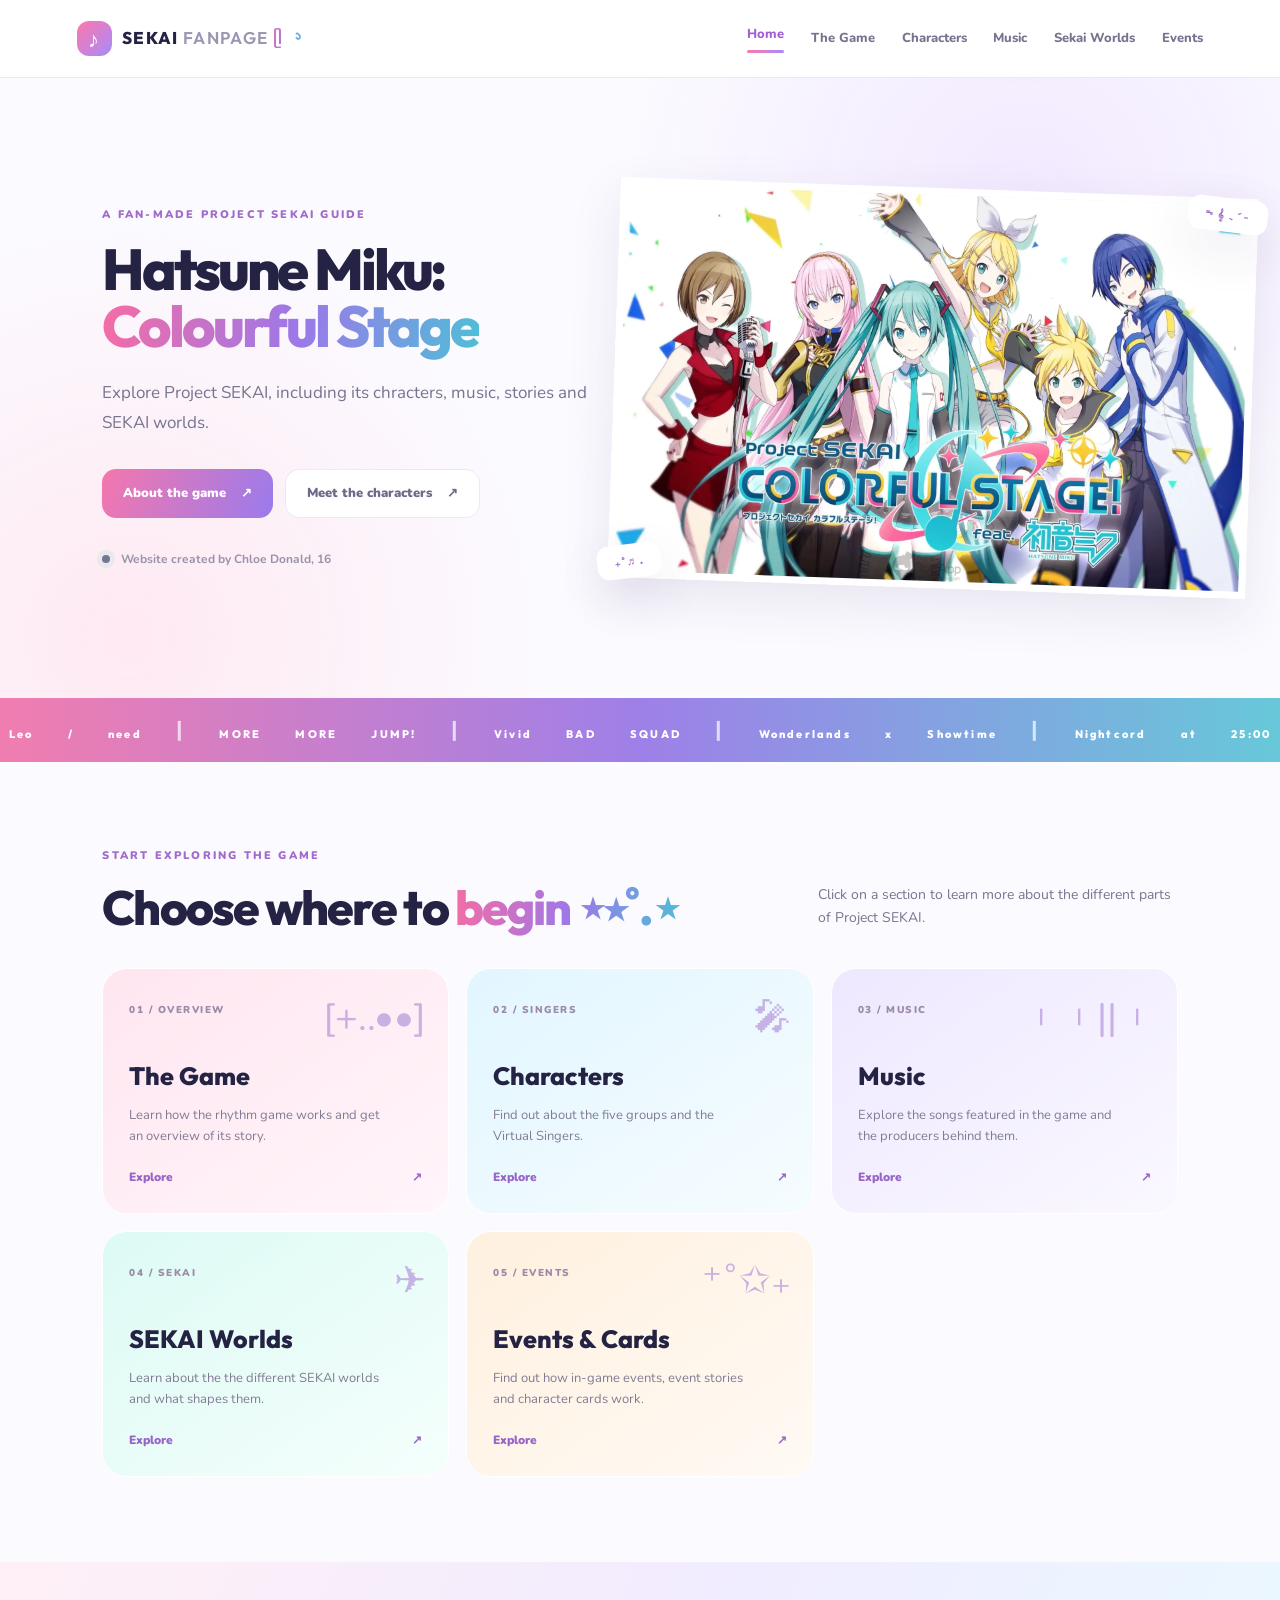
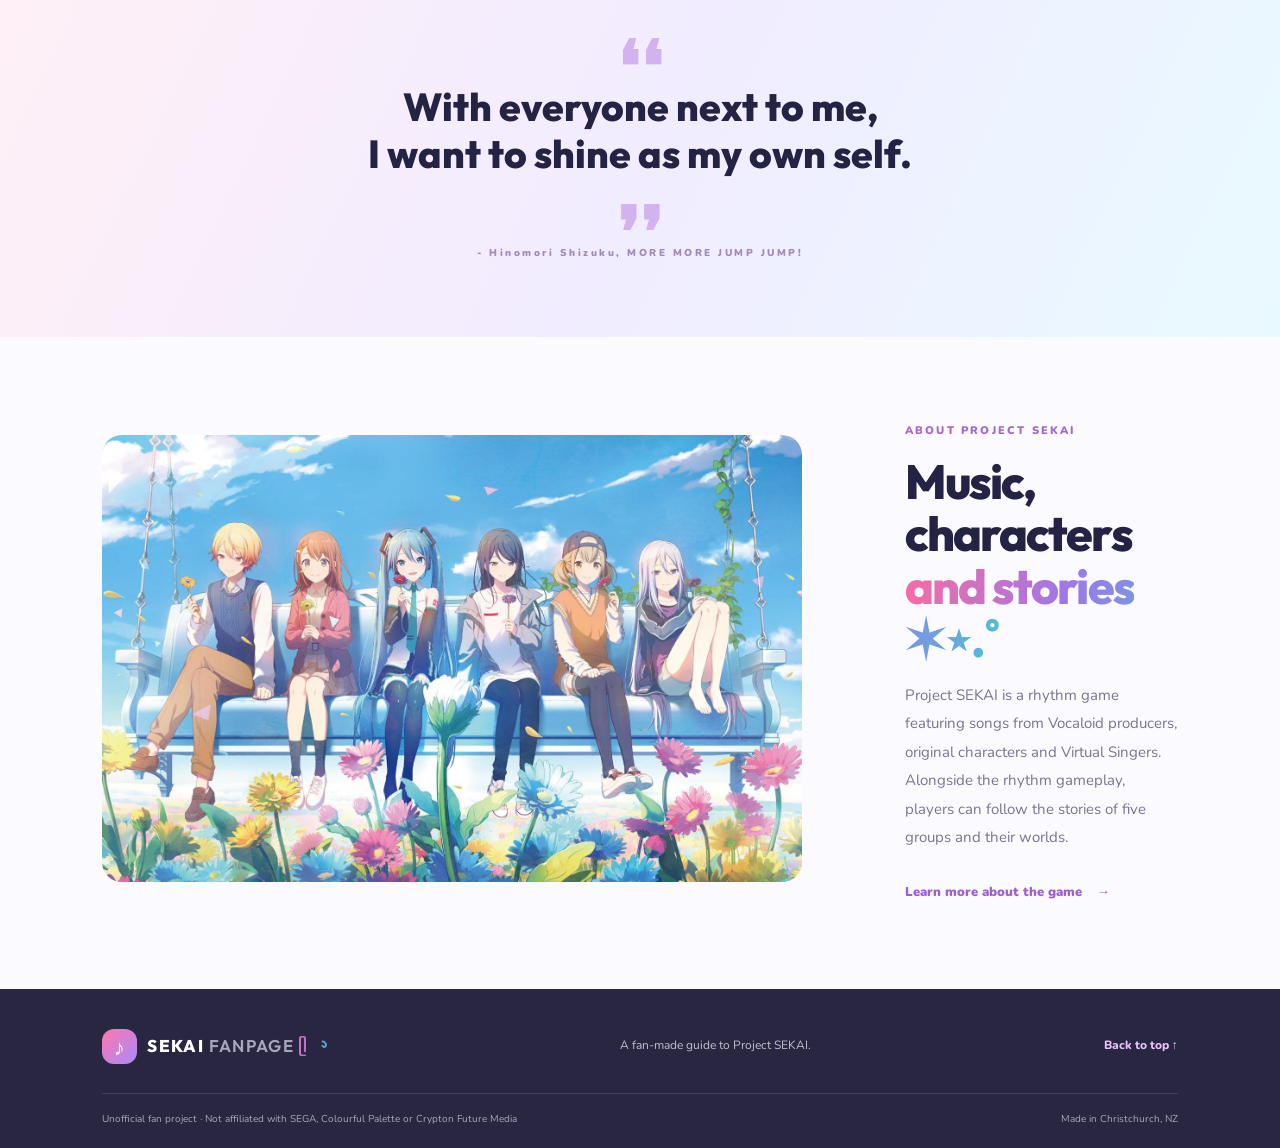
<file: index.html>
<!DOCTYPE html>
<html lang="en">
<head>
    <meta charset="UTF-8">
    <meta name="viewport" content="width=device-width, initial-scale=1.0">
    <meta name="description" content="A fan-made guide to Hatsune Miku: Colourful Stage">
    <title>Home | SEKAI Fanpage ᥫ᭡</title>
    <link rel="preconnect" href="https://fonts.googleapis.com">
    <link rel="preconnect" href="https://fonts.gstatic.com" crossorigin>
    <link rel="stylesheet" href="https://fonts.googleapis.com/css2?family=Nunito:wght@400;600;700;800;900&family=Outfit:wght@500;600;700;800&display=swap">
    <link rel="stylesheet" href="style.css">
    <script src="script.js" defer></script>
</head>
<body>
    <a class="skip-link" href="#main">Skip to content</a>
    <header class="site-header">
        <a class="brand" href="index.html">
            <span class="brand-mark">♪</span>
            <span>SEKAI<span class="brand-light"> FANPAGE</span><span class="gradient-text"> ᥫ᭡</span></span>
        </a>
        <button class="menu-toggle" aria-label="Open navigation" aria-expanded="false">☰</button>
        <nav class="main-nav" aria-label="Main navigation">
            <a class="active" href="index.html" aria-current="page">Home</a>
            <a href="game.html">The Game</a>
            <a href="characters.html">Characters</a>
            <a href="music.html">Music</a>
            <a href="worlds.html">Sekai Worlds</a>
            <a href="events.html">Events</a>
        </nav>
    </header>

    <main id="main">
        <section class="hero home-hero">
            <div class="hero-copy">
                <p class="eyebrow">A FAN-MADE PROJECT SEKAI GUIDE</p>
                <h1>Hatsune Miku:<br><span class="gradient-text">Colourful Stage</span></h1>
                <p class="hero-lede">Explore Project SEKAI, including its chracters, music, stories and SEKAI worlds.</p>
                <div class="hero-actions">
                    <a class="button button-primary" href="game.html">About the game <span>↗</span></a>
                    <a class="button button-ghost" href="characters.html">Meet the characters <span>↗</span></a>
                </div>
                <div class="hero-note"><span class="pulse-dot"></span> Website created by Chloe Donald, 16</div>
            </div>
            <div class="hero-art">
                <div class="hero-photo"><img src="images/main-1.webp" alt="Project SEKAI artwork"></div>
                <div class="floating-tag tag-top">ᯓ𝄞 ˎˊ˗</div>
                <div class="floating-tag tag-bottom">₊˚♬ .</div>
                <div class="orbit orbit-one"></div><div class="orbit orbit-two"></div>
            </div>
        </section>

        <section class="ticker" aria-label="Pjsk groups">
            <div>Leo / need <b>|</b> MORE MORE JUMP! <b>|</b> Vivid BAD SQUAD <b>|</b> Wonderlands x Showtime <b>|</b> Nightcord at 25:00</div>
        </section>

        <section class="section-wrap">
            <div class="section-heading">
                <div>
                    <p class="eyebrow">START EXPLORING THE GAME</p>
                    <h2>Choose where to <span class="gradient-text">begin ⋆⭒˚.⋆</span></h2>
                </div>
                <p class="section-intro">Click on a section to learn more about the different parts of Project SEKAI.</p>
            </div>
            <div class="feature-grid">
                <a class="feature-card feature-pink" href="game.html">
                    <span class="feature-number">01 / OVERVIEW</span>
                    <span class="feature-symbol">[+..••]</span>
                    <h3>The Game</h3>
                    <p>Learn how the rhythm game works and get an overview of its story.</p>
                    <span class="card-link">Explore <b>↗</b></span>
                </a>
                <a class="feature-card feature-blue" href="characters.html">
                    <span class="feature-number">02 / SINGERS</span>
                    <span class="feature-symbol">🎤︎︎</span>
                    <h3>Characters</h3>
                    <p>Find out about the five groups and the Virtual Singers.</p>
                    <span class="card-link">Explore <b>↗</b></span>
                </a>
                <a class="feature-card feature-purple" href="music.html">
                    <span class="feature-number">03 / MUSIC</span>
                    <span class="feature-symbol">၊၊||၊</span>
                    <h3>Music</h3>
                    <p>Explore the songs featured in the game and the producers behind them.</p>
                    <span class="card-link">Explore <b>↗</b></span>
                </a>
                <a class="feature-card feature-teal" href="worlds.html">
                    <span class="feature-number">04 / SEKAI</span>
                    <span class="feature-symbol">✈︎</span>
                    <h3>SEKAI Worlds</h3>
                    <p>Learn about the the different SEKAI worlds and what shapes them.</p>
                    <span class="card-link">Explore <b>↗</b></span>
                </a>
                <a class="feature-card feature-orange" href="events.html">
                    <span class="feature-number">05 / EVENTS</span>
                    <span class="feature-symbol">⁺˚✩₊</span>
                    <h3>Events & Cards</h3>
                    <p>Find out how in-game events, event stories and character cards work.</p>
                    <span class="card-link">Explore <b>↗</b></span>
                </a>
            </div>
        </section>

        <section class="quote-band">
            <div class="quote-mark">❛❛</div>
            <blockquote>With everyone next to me, <br>I want to shine as my own self.</blockquote>
            <div class="quote-mark">❜❜</div>
            <p>- Hinomori Shizuku, MORE MORE JUMP JUMP!</p>
        </section>

        <section class="section-wrap split-callout">
            <div class="split-image">
                <img src="images/main-2.jpeg" alt="Project SEKAI character artwork">
            </div>
            <div>
                <p class="eyebrow">ABOUT PROJECT SEKAI</p>
                <h2>Music, characters<br><span class="gradient-text">and stories ✶⋆.˚</span></h2>
                <p class="body-copy">
                    Project SEKAI is a rhythm game featuring songs from Vocaloid producers, original characters and Virtual Singers. 
                    Alongside the rhythm gameplay, players can follow the stories of five groups and their worlds.
                </p>
                <a class="text-link" href="game.html">Learn more about the game <span>→</span></a>
            </div>
        </section>
    </main>

    <footer class="site-footer">
        <div class="footer-top">
            <a class="brand" href="index.html">
                <span class="brand-mark">♪</span>
                <span>SEKAI<span class="brand-light"> FANPAGE</span><span class="gradient-text"> ᥫ᭡</span></span>
            </a>
            <p>A fan-made guide to Project SEKAI.</p>
            <a class="back-top" href="#main">Back to top ↑</a>
        </div>
        <div class="footer-bottom">
            <span>Unofficial fan project · Not affiliated with SEGA, Colourful Palette or Crypton Future Media</span>
            <span>Made in Christchurch, NZ</span>
        </div>
    </footer>
</body>
</html>
</file>
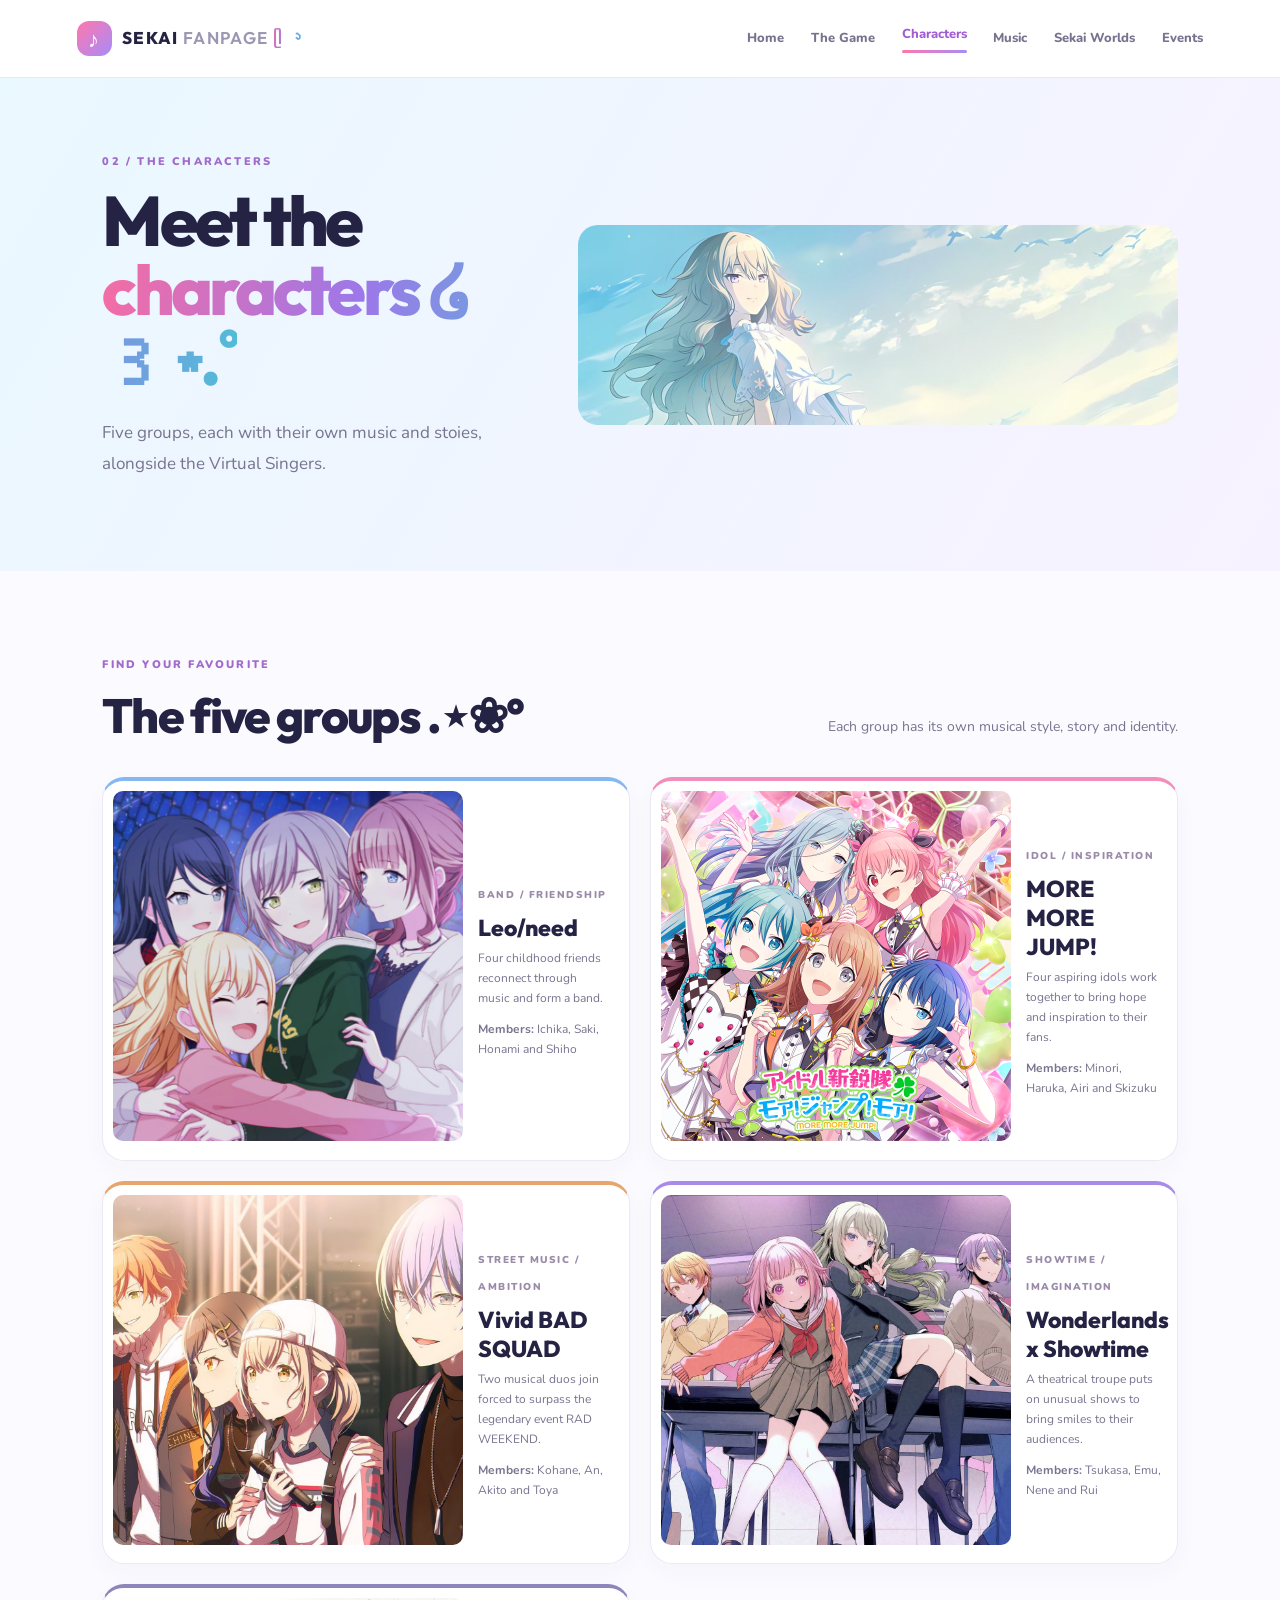
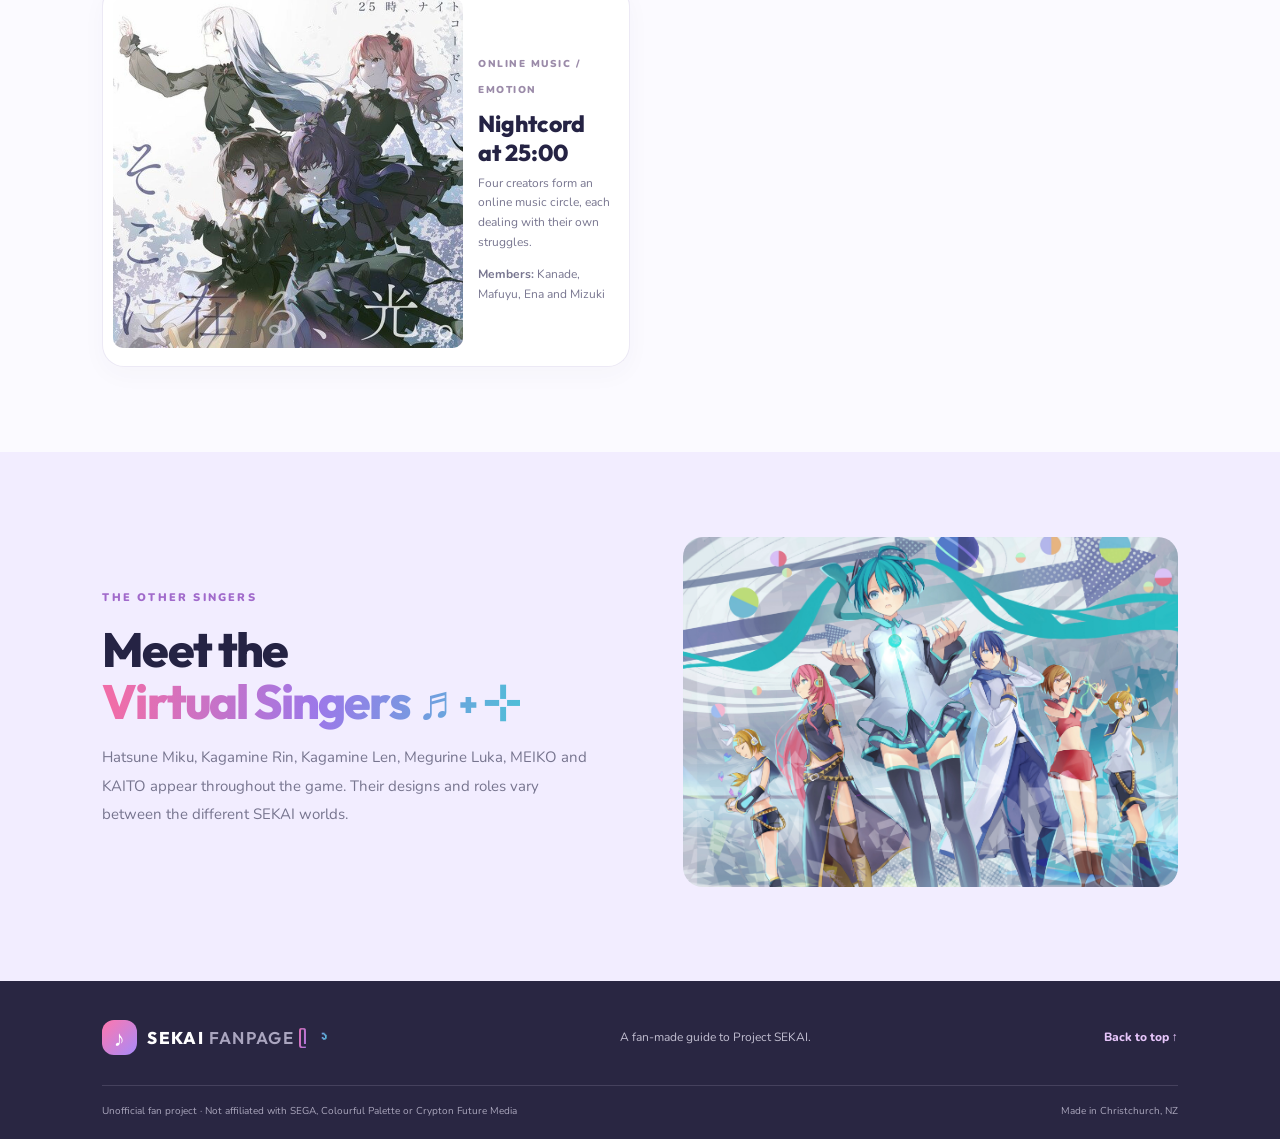
<file: characters.html>
<!DOCTYPE html>
<html lang="en">
<head>
    <meta charset="UTF-8">
    <meta name="viewport" content="width=device-width, initial-scale=1.0">
    <title>Characters | SEKAI Fanpage ᥫ᭡</title>
    <link rel="proconnect" href="https://fonts.googleapis.com">
    <link rel="stylesheet" href="https://fonts.googleapis.com/css2?family=Nunito:wght@400;600;700;800;900&family=Outfit:wght@500;600;700;800&display=swap">
    <link rel="stylesheet" href="style.css">
    <script src="script.js" defer></script>
</head>
<body>
    <a class="skip-link" href="#main">Skip to content</a>
    <header class="site-header">
        <a class="brand" href="index.html">
            <span class="brand-mark">♪</span>
            <span>SEKAI<span class="brand-light"> FANPAGE</span><span class="gradient-text"> ᥫ᭡</span></span>
        </a>
        <button class="menu-toggle" aria-label="Open navigation" aria-expanded="false">☰</button>
        <nav class="main-nav" aria-label="Main navigation">
            <a href="index.html">Home</a>
            <a href="game.html">The Game</a>
            <a class="active" href="characters.html" aria-current="page">Characters</a>
            <a href="music.html">Music</a>
            <a href="worlds.html">Sekai Worlds</a>
            <a href="events.html">Events</a>
        </nav>
    </header>
    <main id="main">
        <section class="page-hero page-hero-blue">
            <div>
                <p class="eyebrow">02 / THE CHARACTERS</p>
                <h1>Meet the<br><span class="gradient-text">characters ໒꒱⋆.˚</span></h1>
                <p class="hero-lede">Five groups, each with their own music and stoies,<br>alongside the Virtual Singers.</p>
            </div>
            <div class="page-hero-art">
                <img src="images/blue-banner.jpg" alt="Hatsune Miku blue banner">
            </div>
        </section>

        <section class="section-wrap">
            <div class="section-heading">
                <div>
                    <p class="eyebrow">FIND YOUR FAVOURITE</p>
                    <h2>The five groups .⋆❀°</h2>
                </div>
                <p class="section-intro">Each group has its own musical style, story and identity.</p>
            </div>

            <div class="unit-grid">
                <article class="unit-card unit-ln">
                    <div class="unit-photo">
                        <img src="images/leo-need.png" alt="Leo/need group">
                    </div>
                    <div class="unit-info">
                        <span class="unit-label">BAND / FRIENDSHIP</span>
                        <h3>Leo/need</h3>
                        <p>Four childhood friends reconnect through music and form a band.</p>
                        <p class="members">
                            <b>Members:</b> 
                            Ichika, Saki, Honami and Shiho
                        </p>
                    </div>
                </article>
                <article class="unit-card unit-mmj">
                    <div class="unit-photo">
                        <img src="images/more-more-jump.jpg" alt="More more jump group">
                    </div>
                    <div class="unit-info">
                        <span class="unit-label">IDOL / INSPIRATION</span>
                        <h3>MORE MORE JUMP!</h3>
                        <p>Four aspiring idols work together to bring hope and inspiration to their fans.</p>
                        <p class="members">
                            <b>Members:</b> 
                            Minori, Haruka, Airi and Skizuku
                        </p>
                    </div>
                </article>
                <article class="unit-card unit-vbs">
                    <div class="unit-photo">
                        <img src="images/vivid-bad-squad.jpg" alt="Vivid bad squad group">
                    </div>
                    <div class="unit-info">
                        <span class="unit-label">STREET MUSIC / AMBITION</span>
                        <h3>Vivid BAD SQUAD</h3>
                        <p>Two musical duos join forced to surpass the legendary event RAD WEEKEND.</p>
                        <p class="members">
                            <b>Members:</b> 
                            Kohane, An, Akito and Toya
                        </p>
                    </div>
                </article>
                <article class="unit-card unit-wxs">
                    <div class="unit-photo">
                        <img src="images/wonderlands-x-showtime.jpg" alt="Wonderlands x showtime group">
                    </div>
                    <div class="unit-info">
                        <span class="unit-label">SHOWTIME / IMAGINATION</span>
                        <h3>Wonderlands x Showtime</h3>
                        <p>A theatrical troupe puts on unusual shows to bring smiles to their audiences.</p>
                        <p class="members">
                            <b>Members:</b> 
                            Tsukasa, Emu, Nene and Rui
                        </p>
                    </div>
                </article>
                <article class="unit-card unit-n25">
                    <div class="unit-photo">
                        <img src="images/nightcord-at-25.jpg" alt="Nightcord at 25:00 group">
                    </div>
                    <div class="unit-info">
                        <span class="unit-label">ONLINE MUSIC / EMOTION</span>
                        <h3>Nightcord at 25:00</h3>
                        <p>Four creators form an online music circle, each dealing with their own struggles.</p>
                        <p class="members">
                            <b>Members:</b> 
                            Kanade, Mafuyu, Ena and Mizuki
                        </p>
                    </div>
                </article>
            </div>
        </section>

        <section class="section-wrap singer-band">
            <div>
                <p class="eyebrow">THE OTHER SINGERS</p>
                <h2>Meet the<br><span class="gradient-text">Virtual Singers ♬ ˖ ⊹</span></h2>
                <p class="body-copy">
                    Hatsune Miku, Kagamine Rin, Kagamine Len, Megurine Luka, MEIKO and KAITO appear throughout the game. 
                    Their designs and roles vary between the different SEKAI worlds.
                </p>
            </div>
            <div class="singer-photo">
                <img src="images/virtual-singers.jpg" alt="Virtual Singer group image">
            </div>
        </section>
    </main>

    <footer class="site-footer">
        <div class="footer-top">
            <a class="brand" href="index.html">
                <span class="brand-mark">♪</span>
                <span>SEKAI<span class="brand-light"> FANPAGE</span><span class="gradient-text"> ᥫ᭡</span></span>
            </a>
            <p>A fan-made guide to Project SEKAI.</p>
            <a class="back-top" href="#main">Back to top ↑</a>
        </div>
        <div class="footer-bottom">
            <span>Unofficial fan project · Not affiliated with SEGA, Colourful Palette or Crypton Future Media</span>
            <span>Made in Christchurch, NZ</span>
        </div>
    </footer>
</body>
</html>
</file>
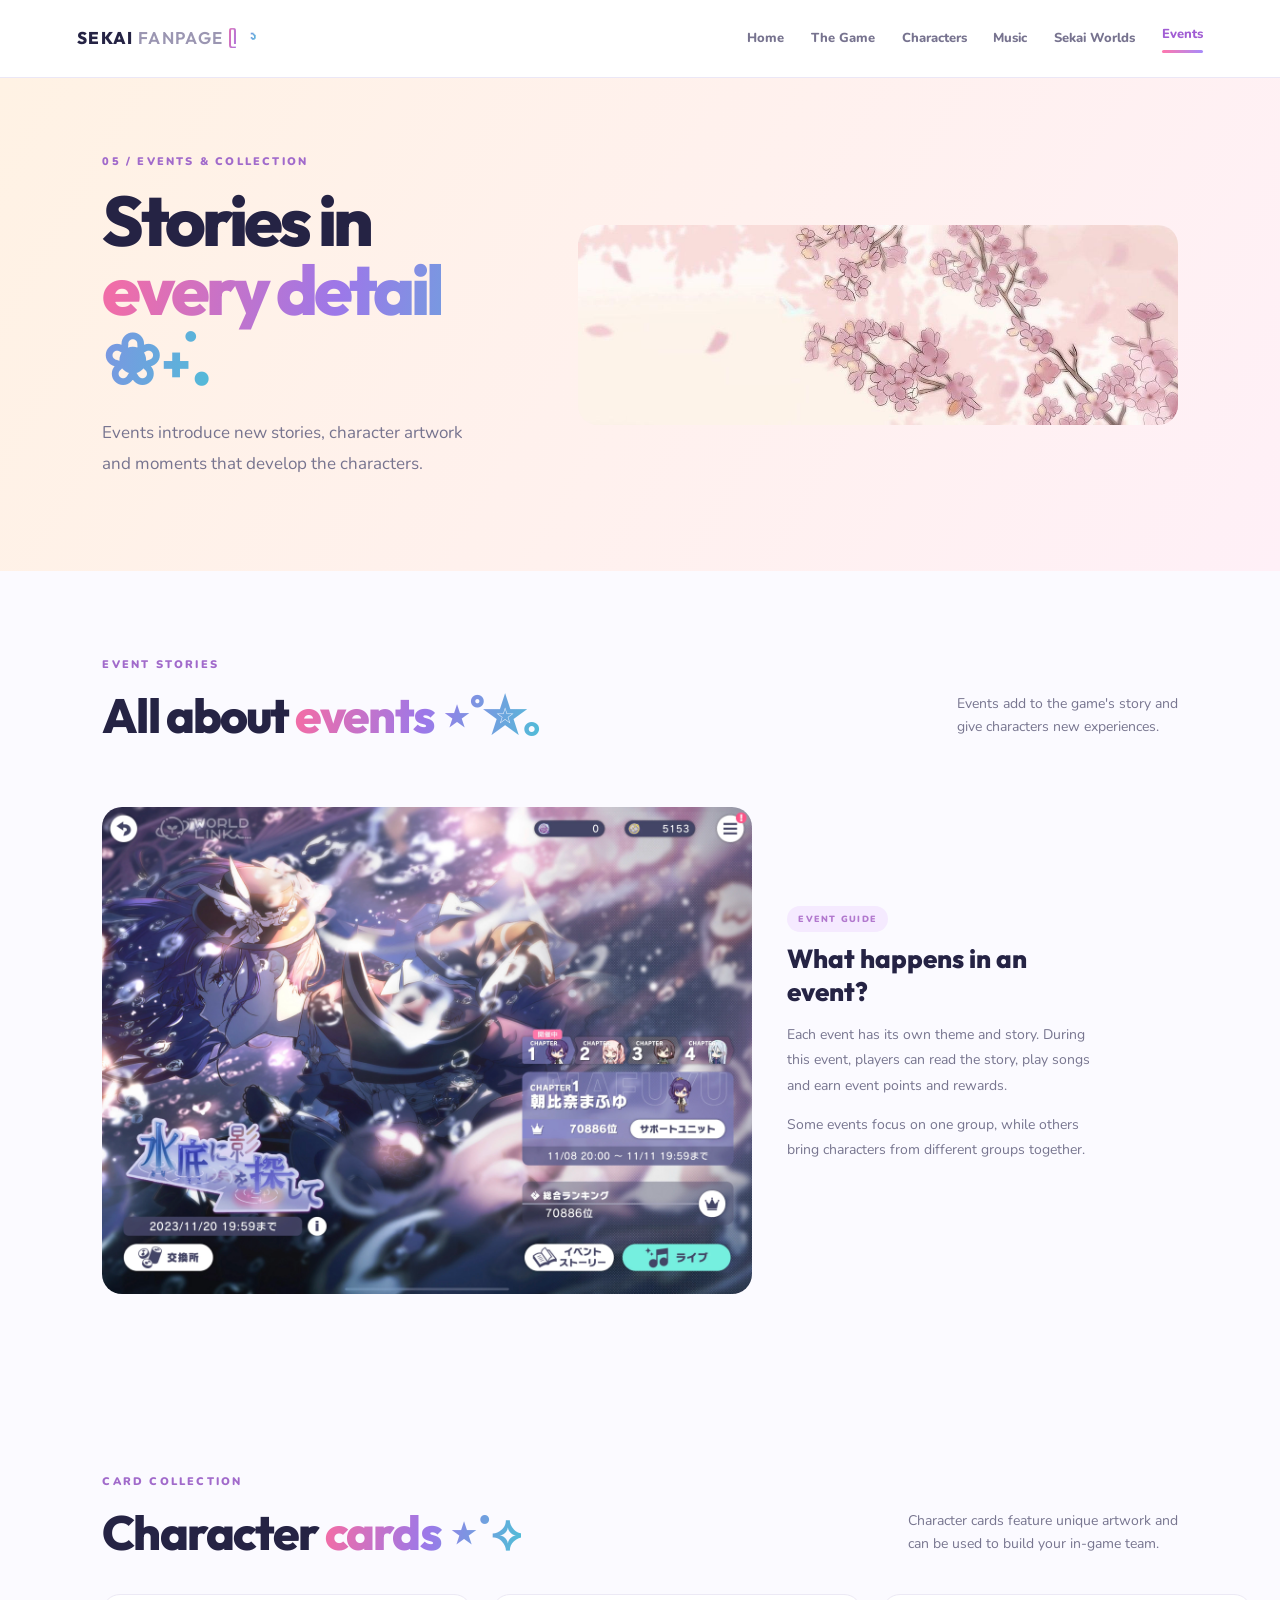
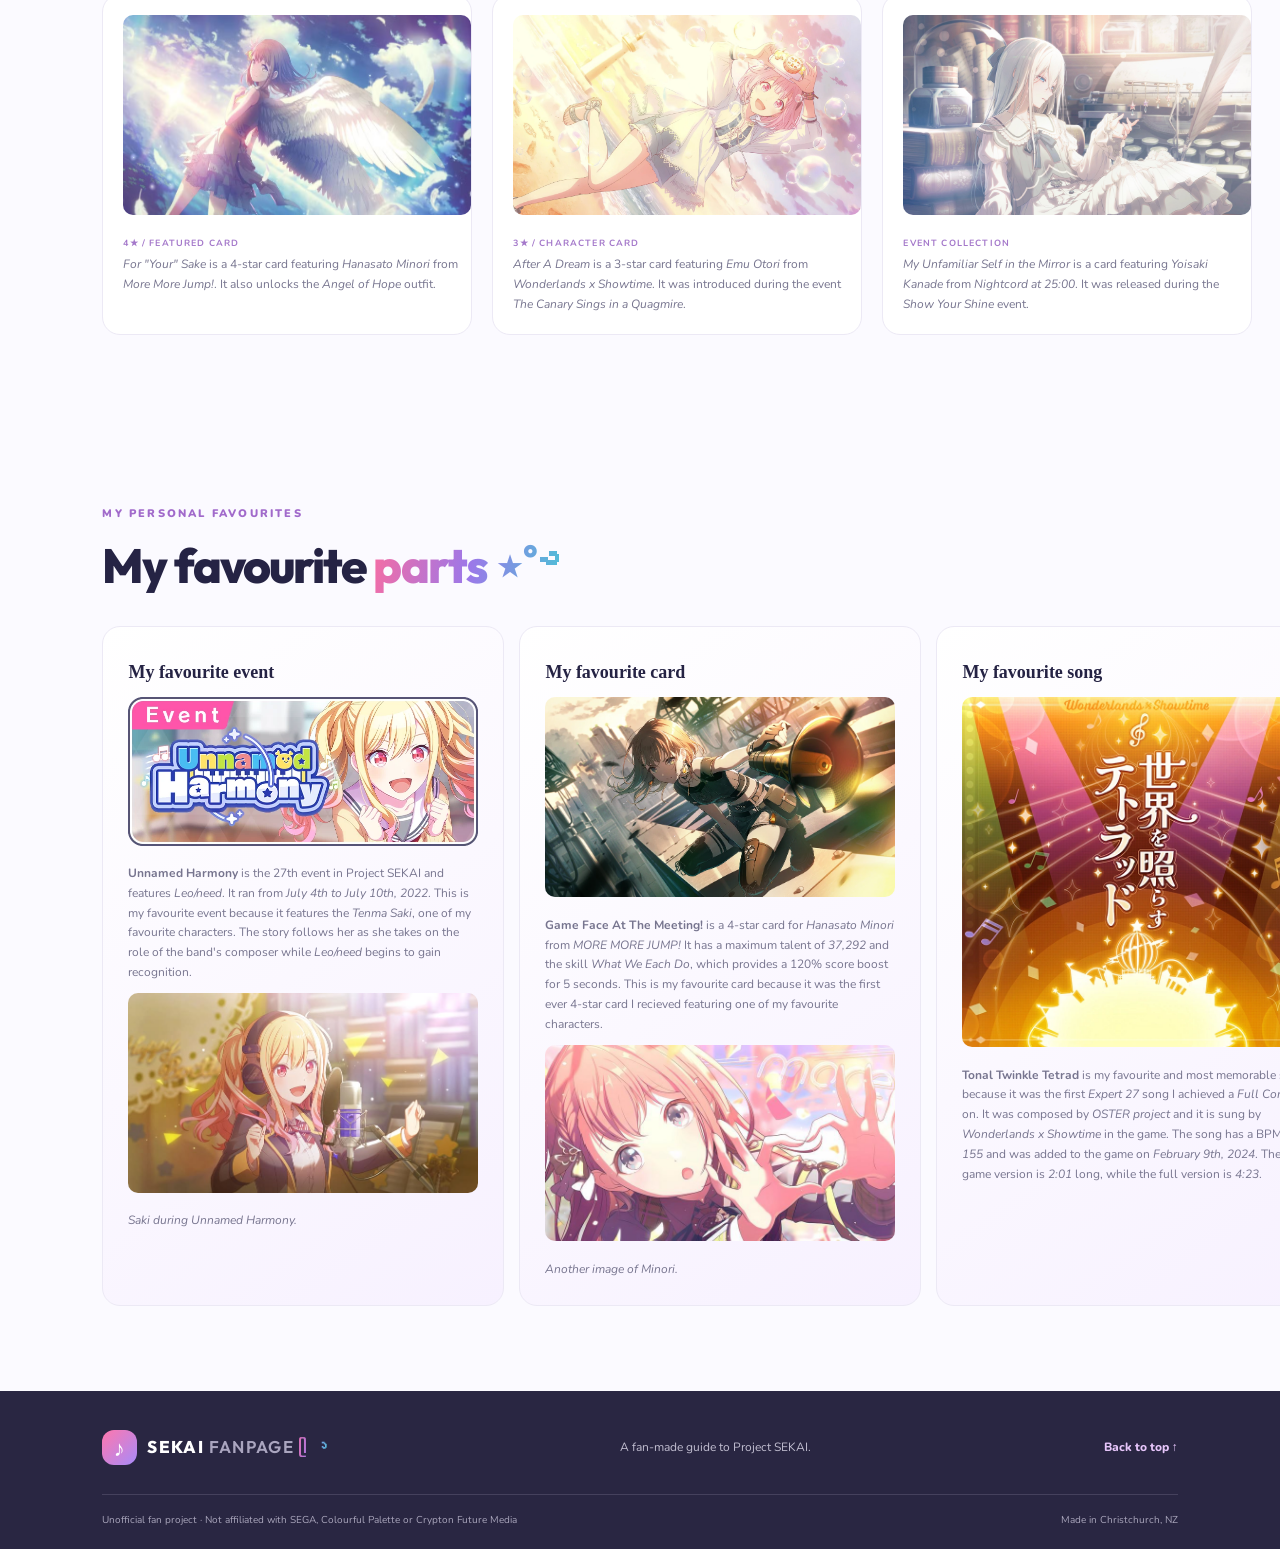
<file: events.html>
<!DOCTYPE html>
<html lang="en">
<head>
    <meta charset="UTF-8">
    <meta name="viewport" content="width=device-width, initial-scale=1.0">
    <title>Events | SEKAI Fanpage ᥫ᭡</title>
    <link rel="preconnect" href="https://fonts.googleapis.com">
    <link rel="stylesheet" href="https://fonts.googleapis.com/css2?family=Nunito:wght@400;600;700;800;900&family=Outfit:wght@500;600;700;800&display=swap">
    <link rel="stylesheet" href="style.css">
    <script src="script.js" defer></script>
</head>
<body>
    <a class="skip-link" href="#main">Skip to content</a>
    <header class="site-header">
        <a class="brand" href="index.html">
            <span>SEKAI<span class="brand-light"> FANPAGE</span><span class="gradient-text"> ᥫ᭡</span></span>
        </a>
        <button class="menu-toggle" aria-label="Open navigation" aria-expanded="false">☰</button>
        <nav class="main-nav" aria-label="Main navigation">
            <a href="index.html">Home</a>
            <a href="game.html">The Game</a>
            <a href="characters.html">Characters</a>
            <a href="music.html">Music</a>
            <a href="worlds.html">Sekai Worlds</a>
            <a class="active" href="events.html" aria-current="page">Events</a>
        </nav>
    </header>

    <main id="main">
        <section class="page-hero page-hero-orange">
            <div>
                <p class="eyebrow">05 / EVENTS & COLLECTION</p>
                <h1>Stories in<br><span class="gradient-text">every detail ❀ ݁˖ . ݁</span></h1>
                <p class="hero-lede">
                    Events introduce new stories, character artwork<br>and moments that develop the characters.
                </p>
            </div>
            <div class="page-hero-art">
                <img src="images/orange-banner.jpg" alt="Hatsune Miku orange banner">
            </div>
        </section>

        <section class="section-wrap">
            <div class="section-heading">
                <div>
                    <p class="eyebrow">EVENT STORIES</p>
                    <h2>All about <span class="gradient-text">events ⋆˚✮｡</span></h2>
                </div>
                <p class="section-intro">
                    Events add to the game's story and<br>give characters new experiences.
                </p>
            </div>
            <div class="event-layout">
                <div class="event-main-photo">
                    <img src="images/events-2.webp" alt="Event photo">
                </div>
                <div class="event-copy">
                    <span class="event-pill">EVENT GUIDE</span>
                    <h3>What happens in an event?</h3>
                    <p>
                        Each event has its own theme and story. 
                        During this event, players can read the story, play songs and earn event points and rewards.
                    </p>
                    <p>
                        Some events focus on one group, while others bring characters from different groups together.
                    </p>
                </div>
            </div>
        </section>

        <section class="section-wrap">
            <div class="section-heading">
                <div>
                    <p class="eyebrow">CARD COLLECTION</p>
                    <h2>Character <span class="gradient-text">cards ⋆˙⟡</span></h2>
                </div>
                <p class="section-intro">
                    Character cards feature unique artwork and<br>can be used to build your in-game team.
                </p>
            </div>

            <div class="card-gallery">
                <div class="collect-card">
                    <div class="collect-image">
                        <img src="images/card-1.avif" alt="Example of a 4 star card">
                    </div>
                    <b>4★ / FEATURED CARD</b>
                    <span>
                        <em>For "Your" Sake</em> is a 4-star card featuring <em>Hanasato Minori</em> from <em>More More Jump!</em>. 
                        It also unlocks the <em>Angel of Hope</em> outfit.
                    </span>
                </div>
                <div class="collect-card">
                    <div class="collect-image">
                        <img src="images/card-2.webp" alt="Example of a 3 star card">
                    </div>
                    <b>3★ / CHARACTER CARD</b>
                    <span>
                        <em>After A Dream</em> is a 3-star card featuring <em>Emu Otori</em> from <em>Wonderlands x Showtime</em>. 
                        It was introduced during the event <em>The Canary Sings in a Quagmire</em>.
                    </span>
                </div>
                <div class="collect-card">
                    <div class="collect-image">
                        <img src="images/card-3.jpg" alt="Example of event collection cards">
                    </div>
                    <b>EVENT COLLECTION</b>
                    <span>
                        <em>My Unfamiliar Self in the Mirror</em> is a card featuring <em>Yoisaki Kanade</em> from <em>Nightcord at 25:00</em>. 
                        It was released during the <em>Show Your Shine</em> event.
                    </span>
                </div>
            </div>
        </section>

        <section class="section-wrap">
            <div class="section-heading">
                <div>
                    <p class="eyebrow">MY PERSONAL FAVOURITES</p>
                    <h2>My favourite <span class="gradient-text">parts ⋆˚࿔</span></h2>
                </div>
            </div>
            <div class="fan-corner">
                <div class="fan-card">
                    <h3>My favourite event</h3>
                    <img src="images/fav-1.webp" alt="Event title screen of Unnamed Harmony">
                    <p>
                        <b>Unnamed Harmony</b> is the 27th event in Project SEKAI and features <em>Leo/need</em>. 
                        It ran from <em>July 4th to July 10th, 2022</em>. 
                        This is my favourite event because it features the <em>Tenma Saki</em>, one of my favourite characters. 
                        The story follows her as she takes on the role of the band's composer while <em>Leo/need</em> begins to gain recognition.
                    </p>
                    <img src="images/fav-4.jpg" alt="Image of Saki during the Unnamed Harmony event">
                    <p><em>Saki during Unnamed Harmony.</em></p>
                </div>
                <div class="fan-card">
                    <h3>My favourite card</h3>
                    <img src="images/fav-2.webp" alt="Minori's Game Face At The Meeting card">
                    <p>
                        <b>Game Face At The Meeting!</b> is a 4-star card for <em>Hanasato Minori</em> from <em>MORE MORE JUMP!</em>
                        It has a maximum talent of <em>37,292</em> and the skill <em>What We Each Do</em>, which provides a 120% score boost for 5 seconds. 
                        This is my favourite card because it was the first ever 4-star card I recieved featuring one of my favourite characters.
                    </p>
                    <img src="images/fav-5.jpg" alt="Image of Minori">
                    <p><em>Another image of Minori.</em></p>

                </div>
                <div class="fan-card">
                    <h3>My favourite song</h3>
                    <img src="images/fav-3.webp" alt="Cover image of the sone Tonal Twinkle Tetrad">
                    <p>
                        <b>Tonal Twinkle Tetrad</b> is my favourite and most memorable song because it was the first <em>Expert 27</em> song I achieved a <em>Full Combo</em> on. 
                        It was composed by <em>OSTER project</em> and it is sung by <em>Wonderlands x Showtime</em> in the game. 
                        The song has a BPM of <em>155</em> and was added to the game on <em>February 9th, 2024</em>. 
                        The in-game version is <em>2:01</em> long, while the full version is <em>4:23</em>.
                    </p>
                </div>
            </div>
        </section>
    </main>

    <footer class="site-footer">
        <div class="footer-top">
            <a class="brand" href="index.html">
                <span class="brand-mark">♪</span>
                <span>SEKAI<span class="brand-light"> FANPAGE</span><span class="gradient-text"> ᥫ᭡</span></span>
            </a>
            <p>A fan-made guide to Project SEKAI.</p>
            <a class="back-top" href="#main">Back to top ↑</a>
        </div>
        <div class="footer-bottom">
            <span>Unofficial fan project · Not affiliated with SEGA, Colourful Palette or Crypton Future Media</span>
            <span>Made in Christchurch, NZ</span>
        </div>
    </footer>
</body>
</html>
</file>
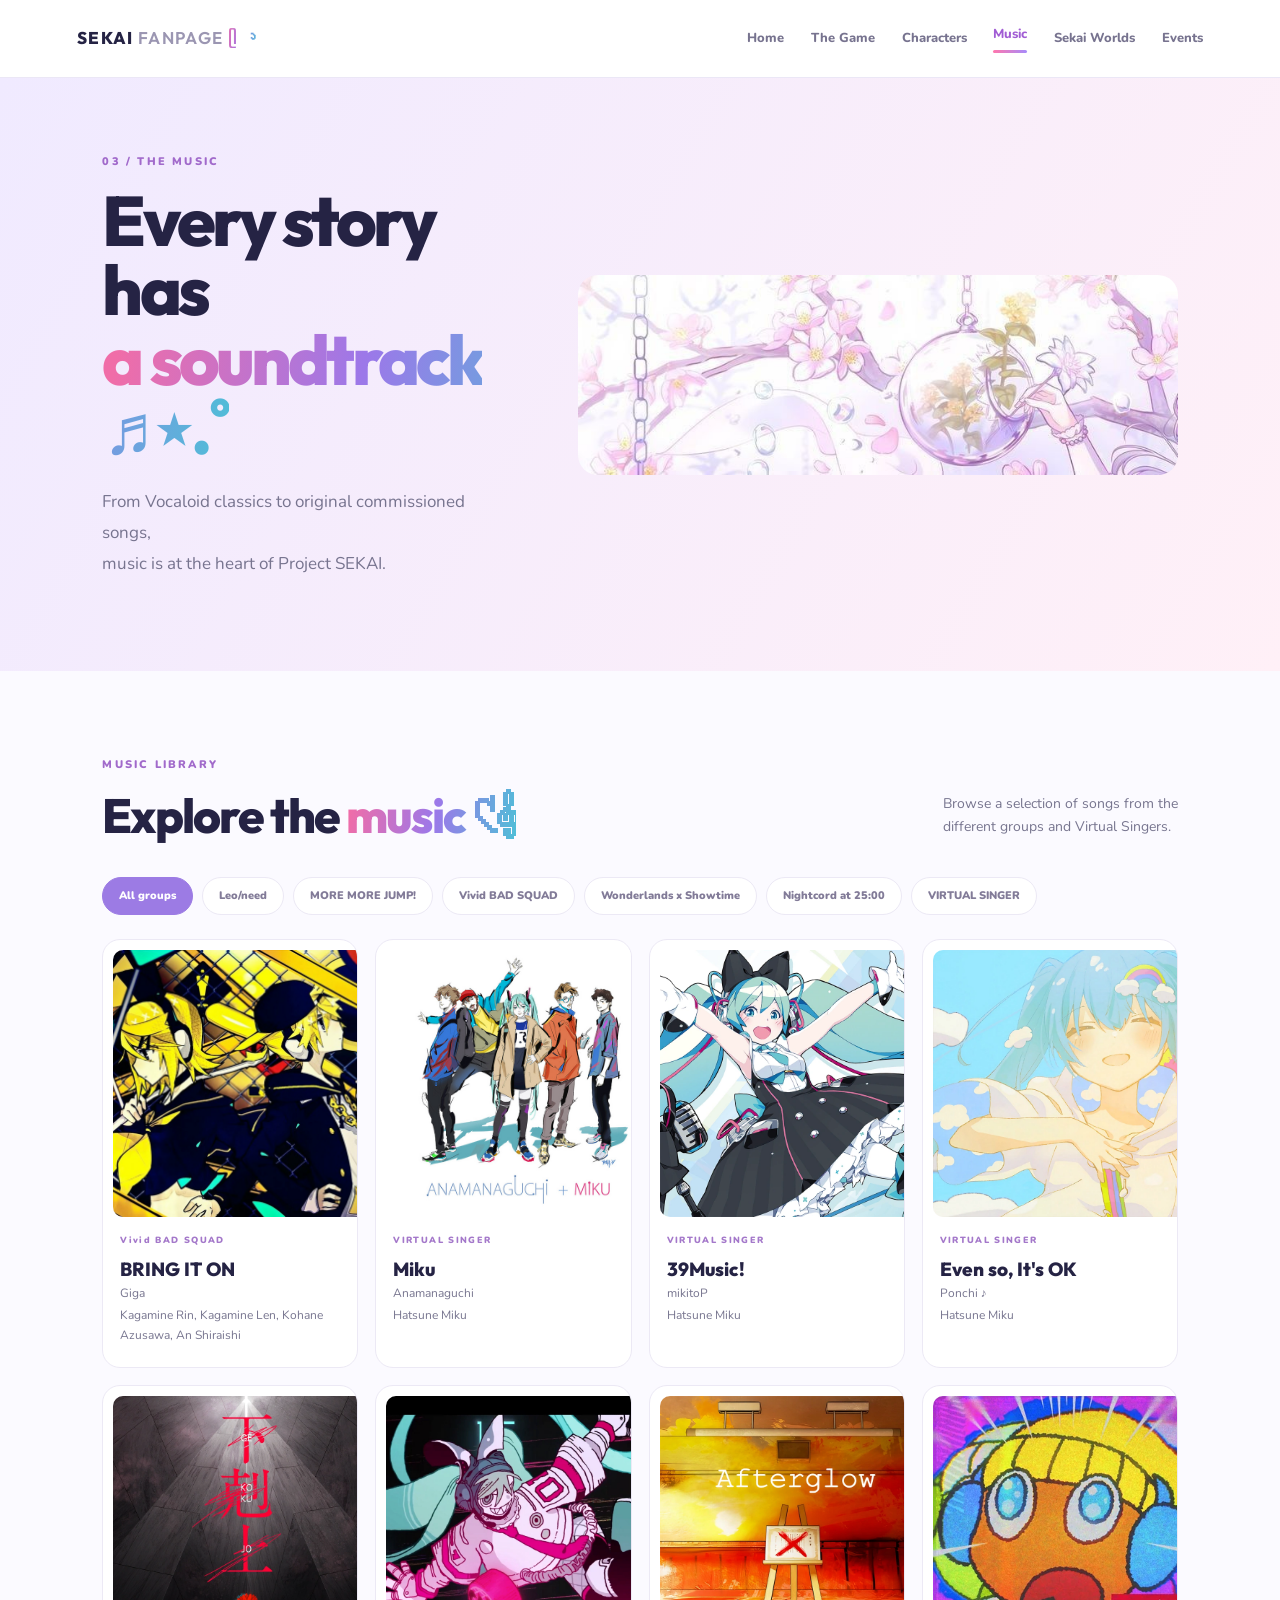
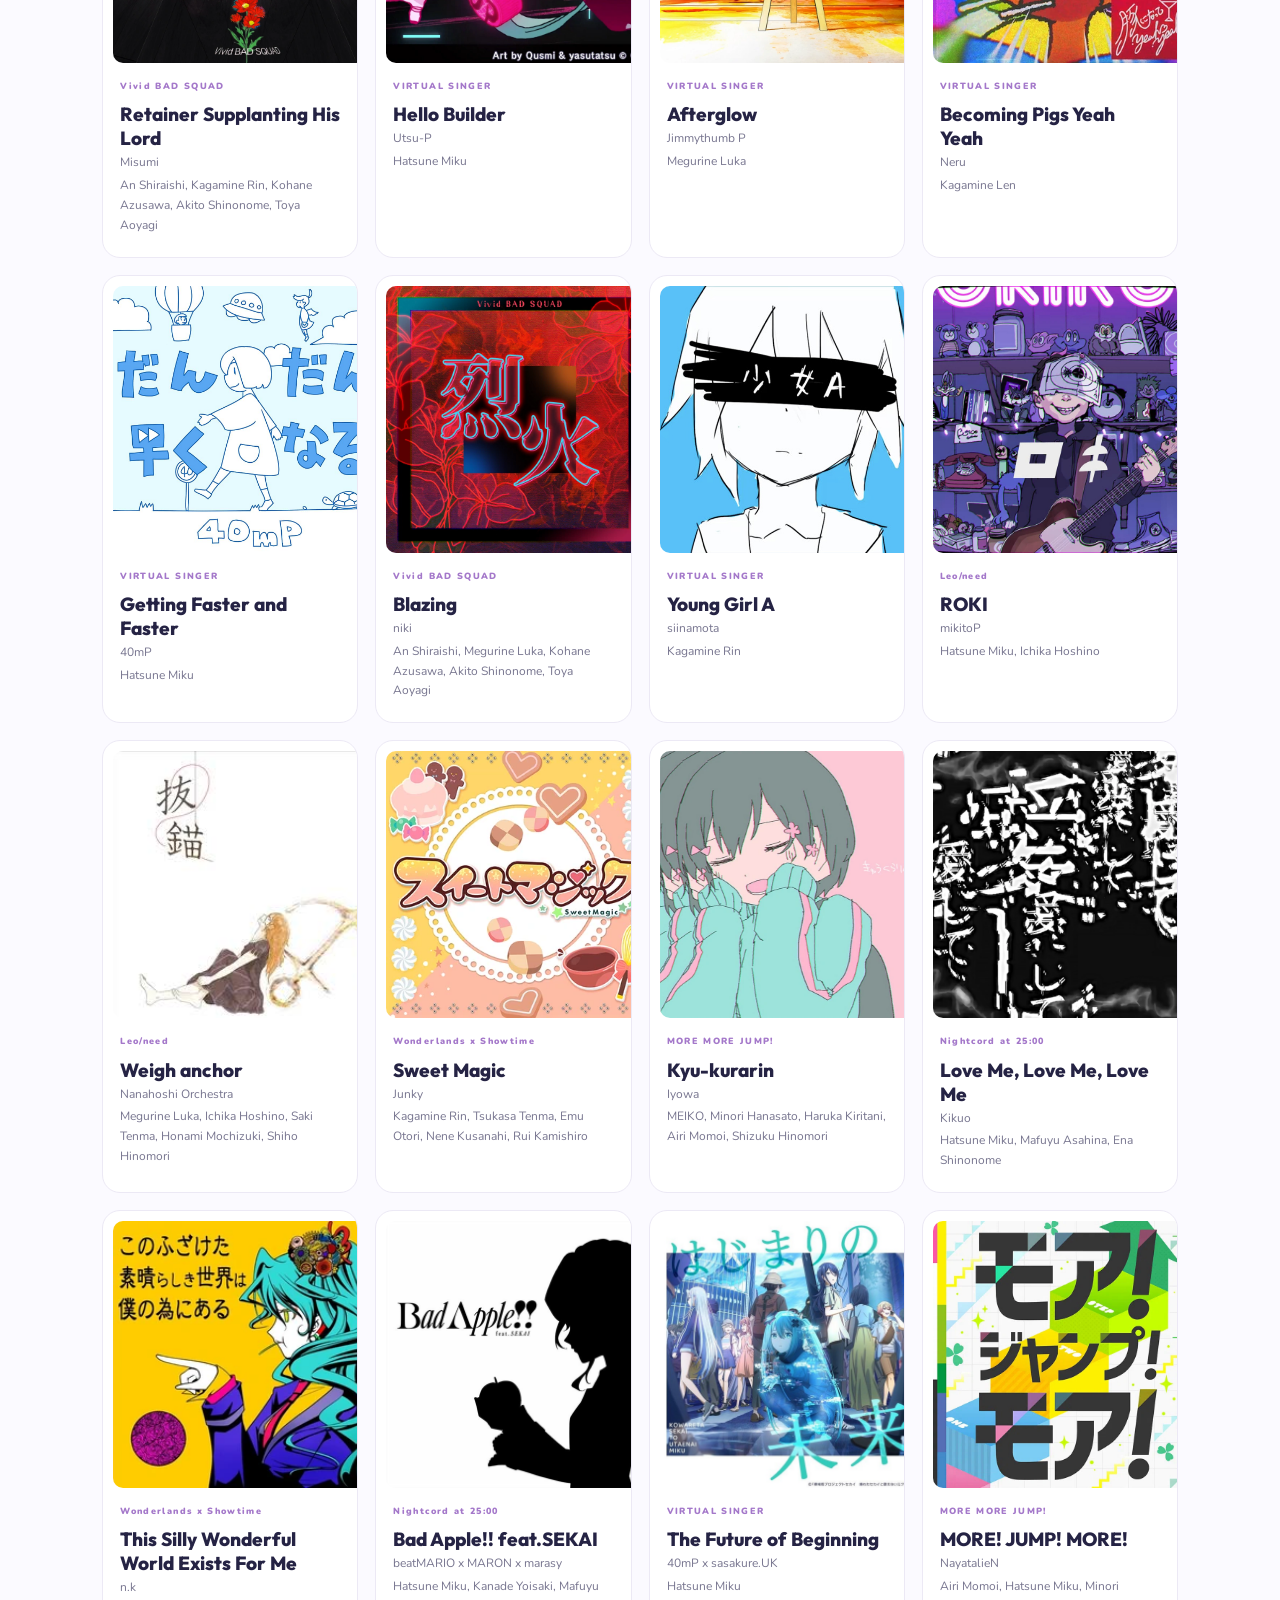
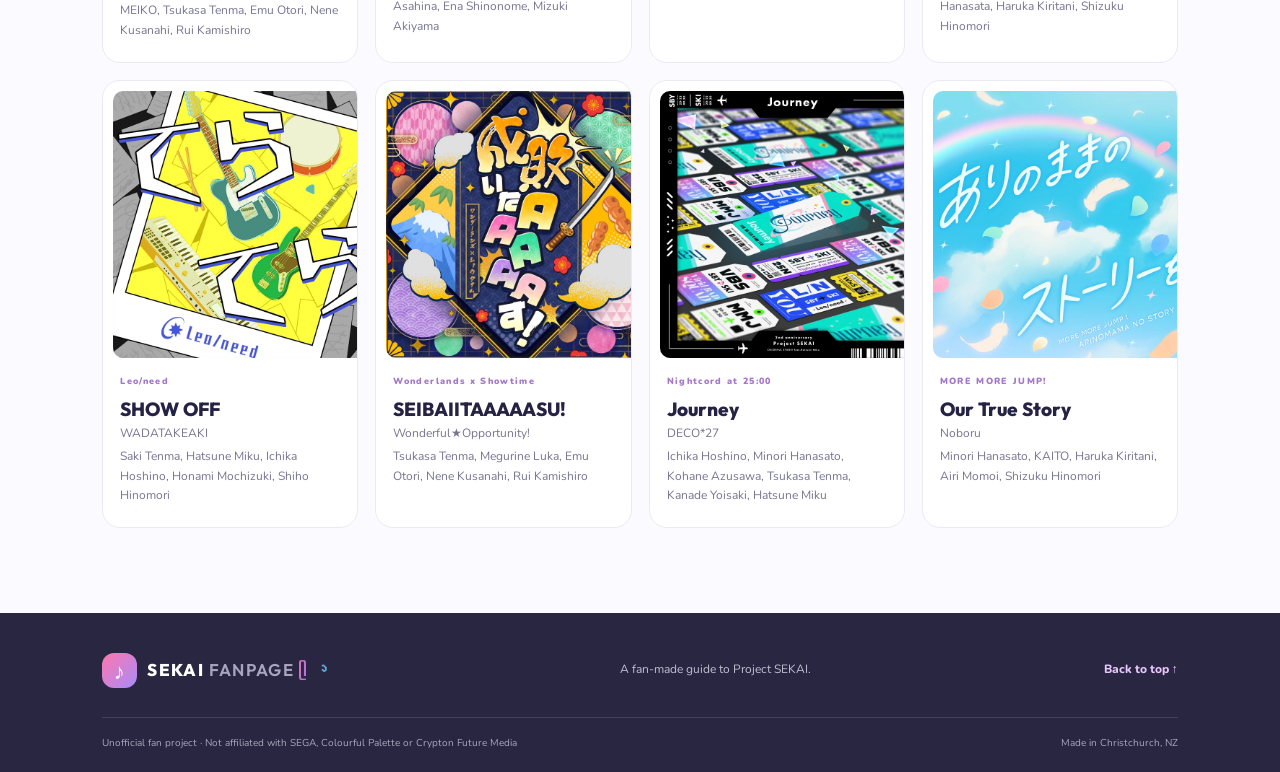
<file: music.html>
<!DOCTYPE html>
<html lang="en">
<head>
    <meta charset="UTF-8">
    <meta name="viewport" content="width=device-width, initial-scale=1.0">
    <title>Music | SEKAI Fanpage ᥫ᭡</title>
    <link rel="preconnect" href="https://fonts.googleapis.com">
    <link rel="stylesheet" href="https://fonts.googleapis.com/css2?family=Nunito:wght@400;600;700;800;900&family=Outfit:wght@500;600;700;800&display=swap">
    <link rel="stylesheet" href="style.css">
    <script src="script.js" defer></script>
</head>
<body>
    <a class="skip-link" href="#main">Skip to content</a>
    <header class="site-header">
        <a class="brand" href="index.html">
            <span>SEKAI<span class="brand-light"> FANPAGE</span><span class="gradient-text"> ᥫ᭡</span></span>
        </a>
        <button class="menu-toggle" aria-label="Open navigation" aria-expanded="false">☰</button>
        <nav class="main-nav" aria-label="Main navigation">
            <a href="index.html">Home</a>
            <a href="game.html">The Game</a>
            <a href="characters.html">Characters</a>
            <a class="active" href="music.html" aria-current="page">Music</a>
            <a href="worlds.html">Sekai Worlds</a>
            <a href="events.html">Events</a>
        </nav>
    </header>

    <main id="main">
        <section class="page-hero page-hero-purple">
            <div>
                <p class="eyebrow">03 / THE MUSIC</p>
                <h1>Every story has<br><span class="gradient-text">a soundtrack ♬⋆.˚</span></h1>
                <p class="hero-lede">From Vocaloid classics to original commissioned songs,<br>music is at the heart of Project SEKAI.</p>
            </div>

            <div class="page-hero-art">
                <img src="images/purple-banner.jpg" alt="Project Sekai purple banner">
            </div>
        </section>

        <section class="section-wrap">
            <div class="section-heading">
                <div>
                    <p class="eyebrow">MUSIC LIBRARY</p>
                    <h2>Explore the <span class="gradient-text">music 𑣲𝄞</span></h2>
                </div>
                <p class="section-intro">
                    Browse a selection of songs from the<br>different groups and Virtual Singers. 
                </p>
            </div>

            <div class="filter-bar" role="group" aria-label="Filter song types">
                <button class="filter-button active" data-filter="all">All groups</button>
                <button class="filter-button" data-filter="leo/need">Leo/need</button>
                <button class="filter-button" data-filter="more-more-jump">MORE MORE JUMP!</button>
                <button class="filter-button" data-filter="vivid-bad-squad">Vivid BAD SQUAD</button>
                <button class="filter-button" data-filter="wonderlands-x-showtime">Wonderlands x Showtime</button>
                <button class="filter-button" data-filter="nightcord-at-25">Nightcord at 25:00</button>
                <button class="filter-button" data-filter="virtual-singer">VIRTUAL SINGER</button>
            </div>

            <div class="song-grid">
                <article class="song-card" data-category="vivid-bad-squad">
                    <div class="song-cover">
                        <img src="images/song-20.jpg" alt="BRING IT ON song cover">
                    </div>
                    <div class="song-details">
                        <span class="song-type">Vivid BAD SQUAD</span>
                        <h3>BRING IT ON</h3>
                        <p>Giga</p>
                        <p>Kagamine Rin, Kagamine Len, Kohane Azusawa, An Shiraishi</p>
                    </div>
                </article>
                <article class="song-card" data-category="virtual-singer">
                    <div class="song-cover">
                        <img src="images/song-1.jpeg" alt="Miku song cover">
                    </div>
                    <div class="song-details">
                        <span class="song-type">VIRTUAL SINGER</span>
                        <h3>Miku</h3>
                        <p>Anamanaguchi</p>
                        <p>Hatsune Miku</p>
                    </div>
                </article>
                <article class="song-card" data-category="virtual-singer">
                    <div class="song-cover">
                        <img src="images/song-2.webp" alt="39Music! song cover">
                    </div>
                    <div class="song-details">
                        <span class="song-type">VIRTUAL SINGER</span>
                        <h3>39Music!</h3>
                        <p>mikitoP</p>
                        <p>Hatsune Miku</p>
                    </div>
                </article>
                <article class="song-card" data-category="virtual-singer">
                    <div class="song-cover">
                        <img src="images/song-3.webp" alt="Even so, It's OK song cover">
                    </div>
                    <div class="song-details">
                        <span class="song-type">VIRTUAL SINGER</span>
                        <h3>Even so, It's OK</h3>
                        <p>Ponchi ♪</p>
                        <p>Hatsune Miku</p>
                    </div>
                </article>
                <article class="song-card" data-category="vivid-bad-squad">
                    <div class="song-cover">
                        <img src="images/song-21.webp" alt="Retained Supplanting His Lord song cover">
                    </div>
                    <div class="song-details">
                        <span class="song-type">Vivid BAD SQUAD</span>
                        <h3>Retainer Supplanting His Lord</h3>
                        <p>Misumi</p>
                        <p>An Shiraishi, Kagamine Rin, Kohane Azusawa, Akito Shinonome, Toya Aoyagi</p>
                    </div>
                </article>
                <article class="song-card" data-category="virtual-singer">
                    <div class="song-cover">
                        <img src="images/song-4.webp" alt="Hello Builder song cover">
                    </div>
                    <div class="song-details">
                        <span class="song-type">VIRTUAL SINGER</span>
                        <h3>Hello Builder</h3>
                        <p>Utsu-P</p>
                        <p>Hatsune Miku</p>
                    </div>
                </article>
                <article class="song-card" data-category="virtual-singer">
                    <div class="song-cover">
                        <img src="images/song-5.webp" alt="Afterglow song cover">
                    </div>
                    <div class="song-details">
                        <span class="song-type">VIRTUAL SINGER</span>
                        <h3>Afterglow</h3>
                        <p>Jimmythumb P</p>
                        <p>Megurine Luka</p>
                    </div>
                </article>
                <article class="song-card" data-category="virtual-singer">
                    <div class="song-cover">
                        <img src="images/song-6.webp" alt="Becoming Pigs Yeah Yeah song cover">
                    </div>
                    <div class="song-details">
                        <span class="song-type">VIRTUAL SINGER</span>
                        <h3>Becoming Pigs Yeah Yeah</h3>
                        <p>Neru</p>
                        <p>Kagamine Len</p>
                    </div>
                </article>
                <article class="song-card" data-category="virtual-singer">
                    <div class="song-cover">
                        <img src="images/song-7.jpg" alt="Getting Faster and Faster song cover">
                    </div>
                    <div class="song-details">
                        <span class="song-type">VIRTUAL SINGER</span>
                        <h3>Getting Faster and Faster</h3>
                        <p>40mP</p>
                        <p>Hatsune Miku</p>
                    </div>
                </article>
                <article class="song-card" data-category="vivid-bad-squad">
                    <div class="song-cover">
                        <img src="images/song-22.webp" alt="Blazing song cover">
                    </div>
                    <div class="song-details">
                        <span class="song-type">Vivid BAD SQUAD</span>
                        <h3>Blazing</h3>
                        <p>niki</p>
                        <p>An Shiraishi, Megurine Luka, Kohane Azusawa, Akito Shinonome, Toya Aoyagi</p>
                    </div>
                </article>
                <article class="song-card" data-category="virtual-singer">
                    <div class="song-cover">
                        <img src="images/song-8.jpg" alt="Young Girl A song cover">
                    </div>
                    <div class="song-details">
                        <span class="song-type">VIRTUAL SINGER</span>
                        <h3>Young Girl A</h3>
                        <p>siinamota</p>
                        <p>Kagamine Rin</p>
                    </div>
                </article>
                <article class="song-card" data-category="leo/need">
                    <div class="song-cover">
                        <img src="images/song-9.webp" alt="ROKI song cover">
                    </div>
                    <div class="song-details">
                        <span class="song-type">Leo/need</span>
                        <h3>ROKI</h3>
                        <p>mikitoP</p>
                        <p>Hatsune Miku, Ichika Hoshino</p>
                    </div>
                </article>
                <article class="song-card" data-category="leo/need">
                    <div class="song-cover">
                        <img src="images/song-10.jpeg" alt="Weight anchor song cover">
                    </div>
                    <div class="song-details">
                        <span class="song-type">Leo/need</span>
                        <h3>Weigh anchor</h3>
                        <p>Nanahoshi Orchestra</p>
                        <p>Megurine Luka, Ichika Hoshino, Saki Tenma, Honami Mochizuki, Shiho Hinomori</p>
                    </div>
                </article>
                <article class="song-card" data-category="wonderlands-x-showtime">
                    <div class="song-cover">
                        <img src="images/song-23.webp" alt="Sweet Magic song cover">
                    </div>
                    <div class="song-details">
                        <span class="song-type">Wonderlands x Showtime</span>
                        <h3>Sweet Magic</h3>
                        <p>Junky</p>
                        <p>Kagamine Rin, Tsukasa Tenma, Emu Otori, Nene Kusanahi, Rui Kamishiro</p>
                    </div>
                </article>
                <article class="song-card" data-category="more-more-jump">
                    <div class="song-cover">
                        <img src="images/song-11.webp" alt="Kyu-kurarin song cover">
                    </div>
                    <div class="song-details">
                        <span class="song-type">MORE MORE JUMP!</span>
                        <h3>Kyu-kurarin</h3>
                        <p>Iyowa</p>
                        <p>MEIKO, Minori Hanasato, Haruka Kiritani, Airi Momoi, Shizuku Hinomori</p>
                    </div>
                </article>
                <article class="song-card" data-category="nightcord-at-25">
                    <div class="song-cover">
                        <img src="images/song-12.webp" alt="Love Me, Love Me, Love Me song cover">
                    </div>
                    <div class="song-details">
                        <span class="song-type">Nightcord at 25:00</span>
                        <h3>Love Me, Love Me, Love Me</h3>
                        <p>Kikuo</p>
                        <p>Hatsune Miku, Mafuyu Asahina, Ena Shinonome</p>
                    </div>
                </article>
                <article class="song-card" data-category="wonderlands-x-showtime">
                    <div class="song-cover">
                        <img src="images/song-24.webp" alt="This Silly Wonderful World Exists For Me song cover">
                    </div>
                    <div class="song-details">
                        <span class="song-type">Wonderlands x Showtime</span>
                        <h3>This Silly Wonderful World Exists For Me</h3>
                        <p>n.k</p>
                        <p>MEIKO, Tsukasa Tenma, Emu Otori, Nene Kusanahi, Rui Kamishiro</p>
                    </div>
                </article>
                <article class="song-card" data-category="nightcord-at-25">
                    <div class="song-cover">
                        <img src="images/song-13.jpg" alt="Bad Apple!! feat.SEKAI song cover">
                    </div>
                    <div class="song-details">
                        <span class="song-type">Nightcord at 25:00</span>
                        <h3>Bad Apple!! feat.SEKAI</h3>
                        <p>beatMARIO x MARON x marasy</p>
                        <p>Hatsune Miku, Kanade Yoisaki, Mafuyu Asahina, Ena Shinonome, Mizuki Akiyama</p>
                    </div>
                </article>
                <article class="song-card" data-category="virtual-singer">
                    <div class="song-cover">
                        <img src="images/song-14.jpg" alt="The Future of Beginning song cover">
                    </div>
                    <div class="song-details">
                        <span class="song-type">VIRTUAL SINGER</span>
                        <h3>The Future of Beginning</h3>
                        <p>40mP x sasakure.UK</p>
                        <p>Hatsune Miku</p>
                    </div>
                </article>
                <article class="song-card" data-category="more-more-jump">
                    <div class="song-cover">
                        <img src="images/song-18.webp" alt="MORE! JUMP! MORE! song cover">
                    </div>
                    <div class="song-details">
                        <span class="song-type">MORE MORE JUMP!</span>
                        <h3>MORE! JUMP! MORE!</h3>
                        <p>NayatalieN</p>
                        <p>Airi Momoi, Hatsune Miku, Minori Hanasata, Haruka Kiritani, Shizuku Hinomori</p>
                    </div>
                </article>
                <article class="song-card" data-category="leo/need">
                    <div class="song-cover">
                        <img src="images/song-15.webp" alt="SHOW OFF song cover">
                    </div>
                    <div class="song-details">
                        <span class="song-type">Leo/need</span>
                        <h3>SHOW OFF</h3>
                        <p>WADATAKEAKI</p>
                        <p>Saki Tenma, Hatsune Miku, Ichika Hoshino, Honami Mochizuki, Shiho Hinomori</p>
                    </div>
                </article>
                <article class="song-card" data-category="wonderlands-x-showtime">
                    <div class="song-cover">
                        <img src="images/song-16.webp" alt="SEIBAIITAAAAASU! song cover">
                    </div>
                    <div class="song-details">
                        <span class="song-type">Wonderlands x Showtime</span>
                        <h3>SEIBAIITAAAAASU!</h3>
                        <p>Wonderful★Opportunity!</p>
                        <p>Tsukasa Tenma, Megurine Luka, Emu Otori, Nene Kusanahi, Rui Kamishiro</p>
                    </div>
                </article>
                <article class="song-card" data-category="nightcord-at-25">
                    <div class="song-cover">
                        <img src="images/song-17.webp" alt="Journey song cover">
                    </div>
                    <div class="song-details">
                        <span class="song-type">Nightcord at 25:00</span>
                        <h3>Journey</h3>
                        <p>DECO*27</p>
                        <p>Ichika Hoshino, Minori Hanasato, Kohane Azusawa, Tsukasa Tenma, Kanade Yoisaki, Hatsune Miku</p>
                    </div>
                </article>
                <article class="song-card" data-category="more-more-jump">
                    <div class="song-cover">
                        <img src="images/song-19.webp" alt="Our True Story song cover">
                    </div>
                    <div class="song-details">
                        <span class="song-type">MORE MORE JUMP!</span>
                        <h3>Our True Story</h3>
                        <p>Noboru</p>
                        <p>Minori Hanasato, KAITO, Haruka Kiritani, Airi Momoi, Shizuku Hinomori</p>
                    </div>
                </article>
            </div>
        </section>
    </main>

    <footer class="site-footer">
        <div class="footer-top">
            <a class="brand" href="index.html">
                <span class="brand-mark">♪</span>
                <span>SEKAI<span class="brand-light"> FANPAGE</span><span class="gradient-text"> ᥫ᭡</span></span>
            </a>
            <p>A fan-made guide to Project SEKAI.</p>
            <a class="back-top" href="#main">Back to top ↑</a>
        </div>
        <div class="footer-bottom">
            <span>Unofficial fan project · Not affiliated with SEGA, Colourful Palette or Crypton Future Media</span>
            <span>Made in Christchurch, NZ</span>
        </div>
    </footer>
</body>
</html>
</file>
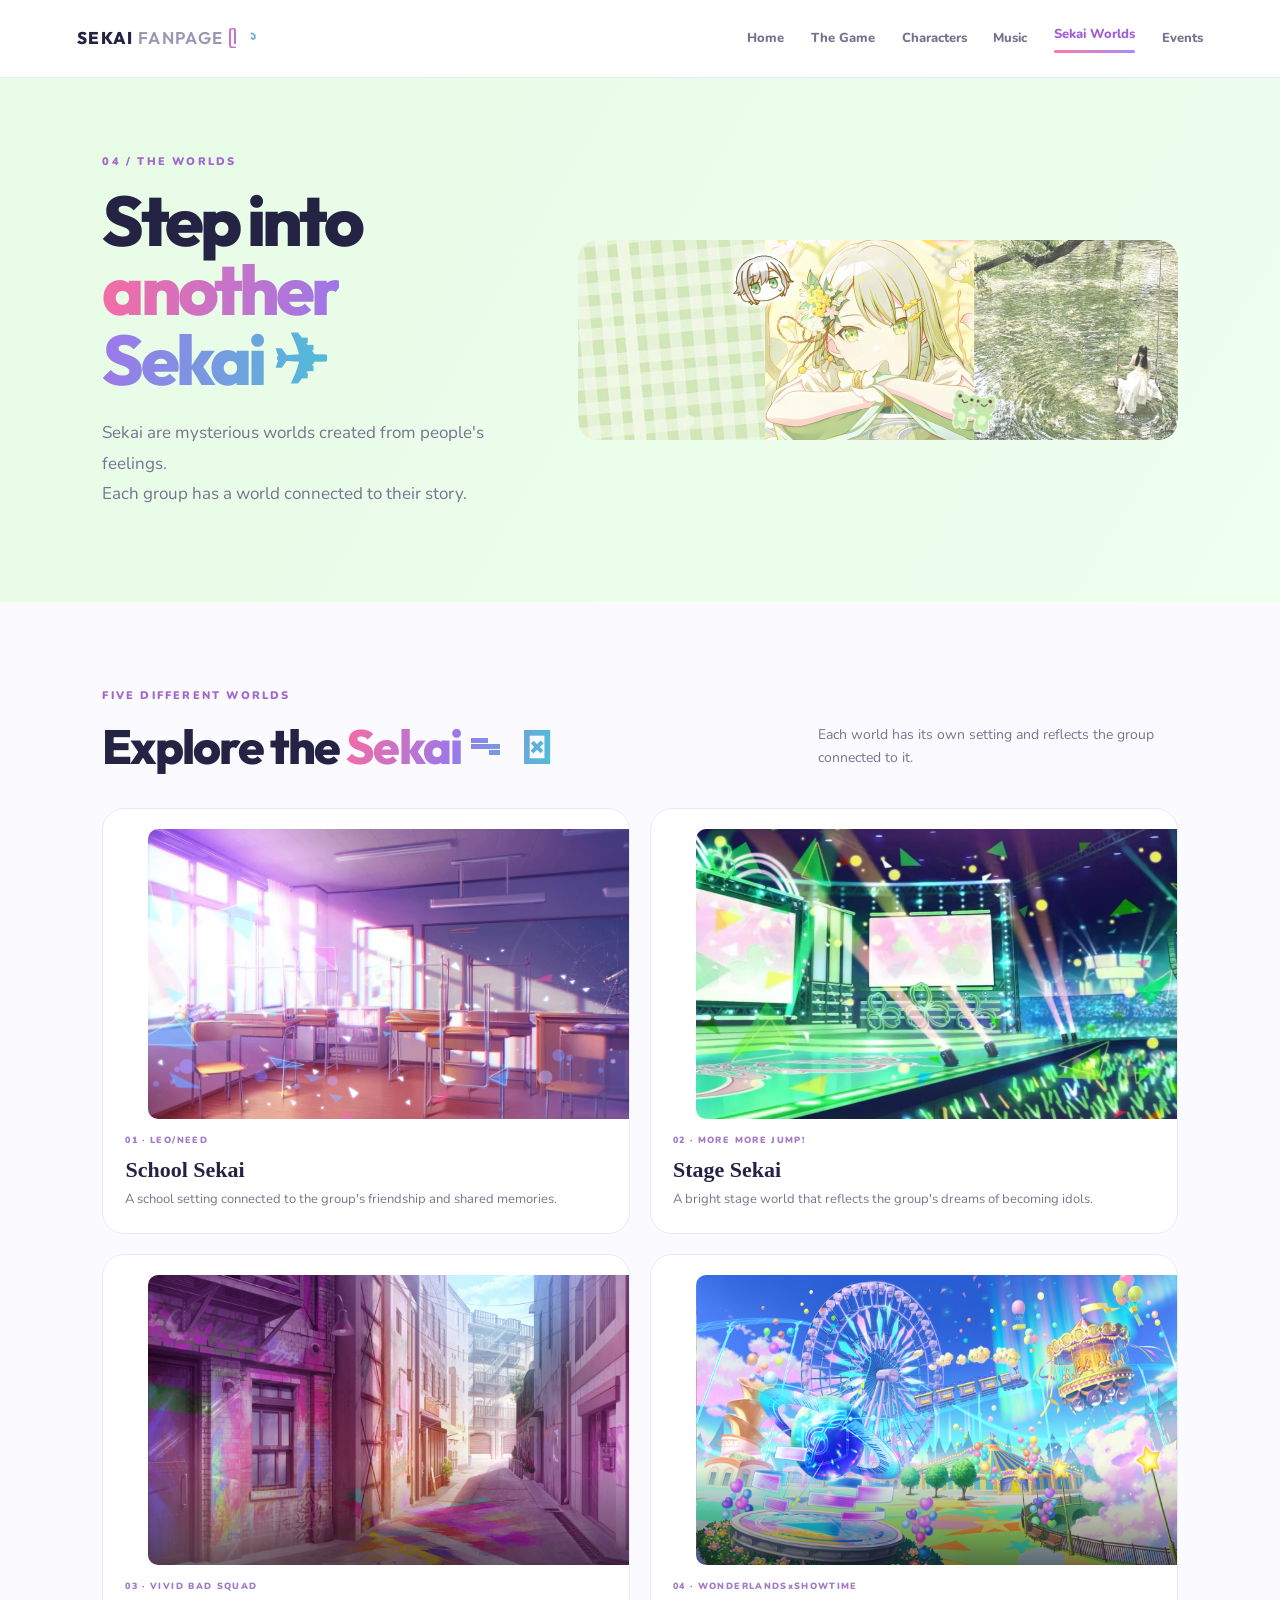
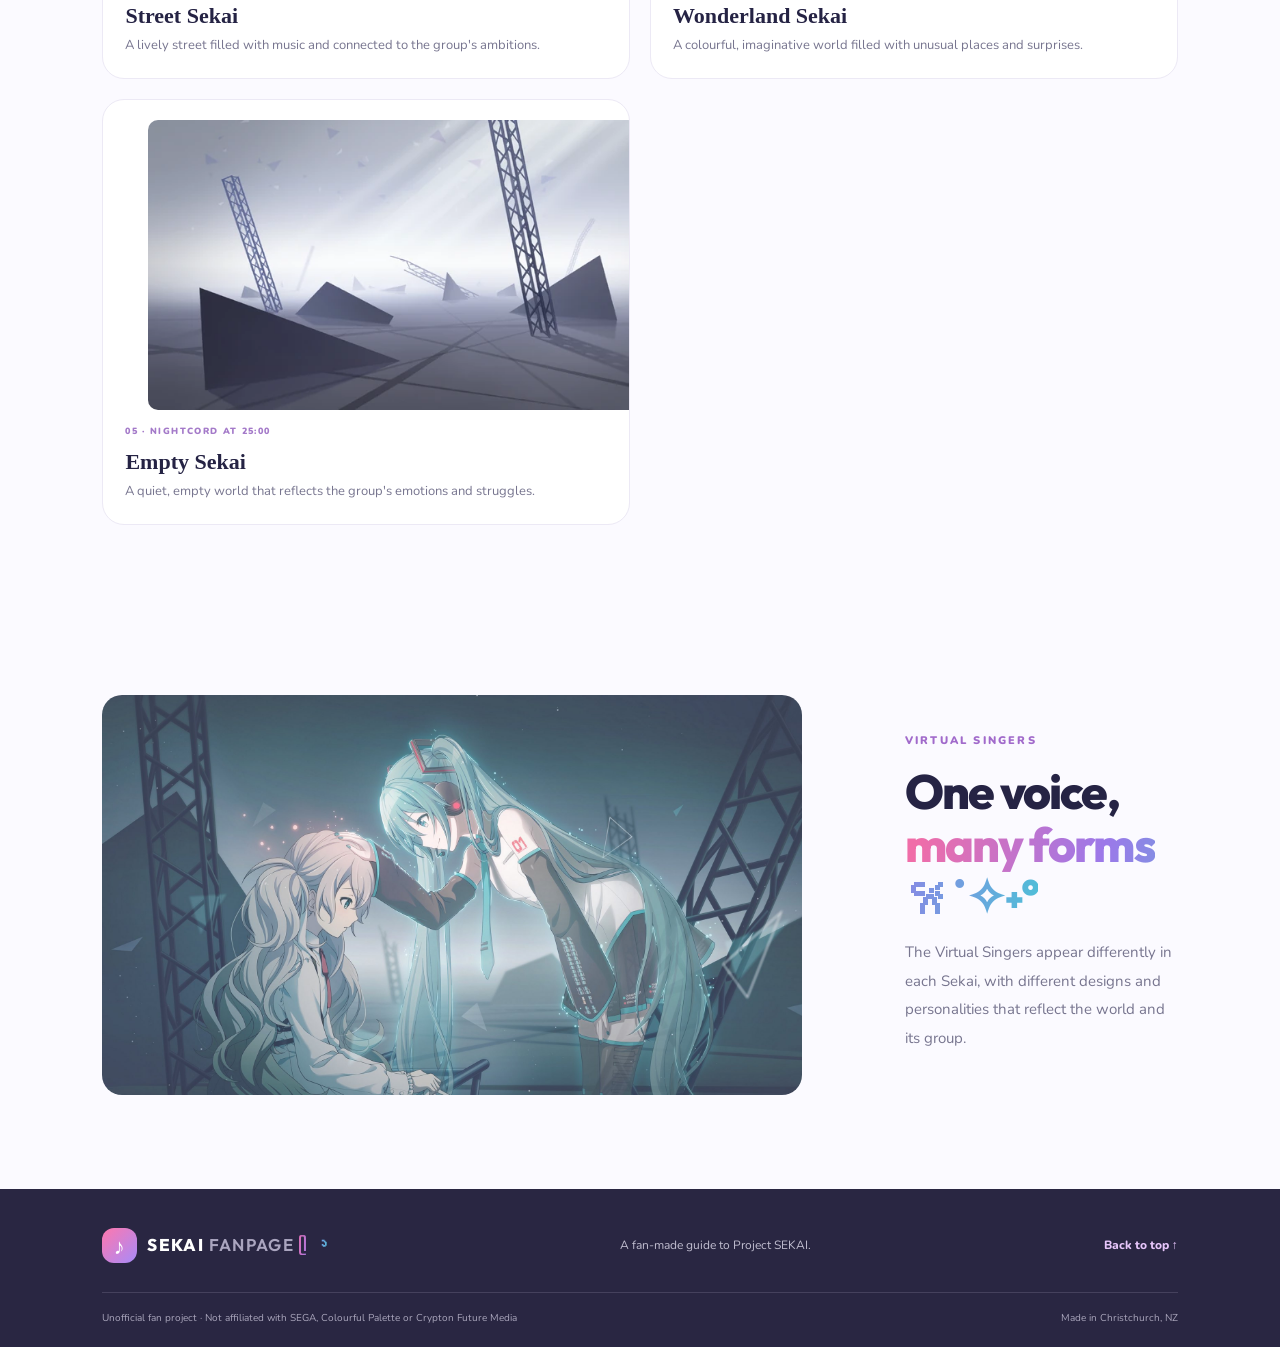
<file: worlds.html>
<!DOCTYPE html>
<html lang="en">
<head>
    <meta charset="UTF-8">
    <meta name="viewport" content="width=device-width, initial-scale=1.0">
    <title>Worlds | SEKAI Fanpage ᥫ᭡</title>
    <link rel="preconnect" href="https://fonts.googleapis.com">
    <link rel="stylesheet" href="https://fonts.googleapis.com/css2?family=Nunito:wght@400;600;700;800;900&family=Outfit:wght@500;600;700;800&display=swap">
    <link rel="stylesheet" href="style.css">
    <script src="script.js" defer></script>
</head>
<body>
    <a class="skip-link" href="#main">Skip to content</a>
    <header class="site-header">
        <a class="brand" href="index.html">
            <span>SEKAI<span class="brand-light"> FANPAGE</span><span class="gradient-text"> ᥫ᭡</span></span>
        </a>
        <button class="menu-toggle" aria-label="Open navigation" aria-expanded="false">☰</button>
        <nav class="main-nav" aria-label="Main navigation">
            <a href="index.html">Home</a>
            <a href="game.html">The Game</a>
            <a href="characters.html">Characters</a>
            <a href="music.html">Music</a>
            <a class="active" href="worlds.html" aria-current="page">Sekai Worlds</a>
            <a href="events.html">Events</a>
        </nav>
    </header>

    <main id="main">
        <section class="page-hero page-hero-green">
            <div>
                <p class="eyebrow">04 / THE WORLDS</p>
                <h1>Step into<br><span class="gradient-text">another Sekai ✈︎</span></h1>
                <p class="hero-lede">
                    Sekai are mysterious worlds created from people's feelings.<br>
                    Each group has a world connected to their story.
                </p>
            </div>
            <div class="page-hero-art">
                <img src="images/green-banner.jpg" alt="Project Sekai green banner">
            </div>
        </section>

        <section class="section-wrap">
            <div class="section-heading">
                <div>
                    <p class="eyebrow">FIVE DIFFERENT WORLDS</p>
                    <h2>Explore the <span class="gradient-text">Sekai ᯓ 𖡡</span></h2>
                </div>
                <p class="section-intro">Each world has its own setting and reflects the group connected to it.</p>
            </div>

            <div class="world-grid">
                <article class="world-card">
                    <div class="world-image">
                        <img src="images/world-1.webp" alt="School world">
                    </div>
                    <div class="world-content">
                        <span class="world-index">01 · LEO/NEED</span>
                        <h3>School Sekai</h3>
                        <p>
                            A school setting connected to the group's friendship and shared memories.
                        </p>
                    </div>
                </article>
                <article class="world-card">
                    <div class="world-image">
                        <img src="images/world-2.png" alt="Stage world">
                    </div>
                    <div class="world-content">
                        <span class="world-index">02 · MORE MORE JUMP!</span>
                        <h3>Stage Sekai</h3>
                        <p>
                            A bright stage world that reflects the group's dreams of becoming idols.
                        </p>
                    </div>
                </article>
                <article class="world-card">
                    <div class="world-image">
                        <img src="images/world-3.jpg" alt="Street world">
                    </div>
                    <div class="world-content">
                        <span class="world-index">03 · VIVID BAD SQUAD</span>
                        <h3>Street Sekai</h3>
                        <p>
                            A lively street filled with music and connected to the group's ambitions.
                        </p>
                    </div>
                </article>
                <article class="world-card">
                    <div class="world-image">
                        <img src="images/world-4.jpg" alt="Wonderland world">
                    </div>
                    <div class="world-content">
                        <span class="world-index">04 · WONDERLANDSxSHOWTIME</span>
                        <h3>Wonderland Sekai</h3>
                        <p>
                            A colourful, imaginative world filled with unusual places and surprises.
                        </p>
                    </div>
                </article>
                <article class="world-card">
                    <div class="world-image">
                        <img src="images/world-5.webp" alt="Empty world">
                    </div>
                    <div class="world-content">
                        <span class="world-index">05 · NIGHTCORD AT 25:00</span>
                        <h3>Empty Sekai</h3>
                        <p>
                            A quiet, empty world that reflects the group's emotions and struggles.
                        </p>
                    </div>
                </article>
            </div>
        </section>

        <section class="section-wrap split-callout">
            <div class="split-image">
                <img src="images/worlds-2.jpg" alt="Virtual singers in a Sekai world">
            </div>
            <div>
                <p class="eyebrow">VIRTUAL SINGERS</p>
                <h2>One voice, <span class="gradient-text">many forms 𐙚˙✧˖°</span></h2>
                <p class="body-copy">
                    The Virtual Singers appear differently in each Sekai, with different designs and personalities that reflect the world and its group.
                </p>
            </div>
        </section>
    </main>

    <footer class="site-footer">
        <div class="footer-top">
            <a class="brand" href="index.html">
                <span class="brand-mark">♪</span>
                <span>SEKAI<span class="brand-light"> FANPAGE</span><span class="gradient-text"> ᥫ᭡</span></span>
            </a>
            <p>A fan-made guide to Project SEKAI.</p>
            <a class="back-top" href="#main">Back to top ↑</a>
        </div>
        <div class="footer-bottom">
            <span>Unofficial fan project · Not affiliated with SEGA, Colourful Palette or Crypton Future Media</span>
            <span>Made in Christchurch, NZ</span>
        </div>
    </footer>
</body>
</html>
</file>
<file: style.css>
/* variables and global styles */
:root {
    --ink: #252344;
    --muted: #77758f;
    --paper: #fbfaff;
    ---white: #fff;
    --pink: #ff77ad;
    --blue: #69c9f4;
    --purple: #a78bfa;
    --teal: #53d6c5;
    --orange: #ffb36b;
    --line: #ece9f5;
    --shadow: 0 18px 50px rgba(66, 48, 112, .10);
    --radius: 25px;
}

* { box-sizing: border-box; }
html { scroll-behavior: smooth; }
body { margin: 0; background: var(--paper); color: var(--ink); font-family: 'Nunito', sans-serif; line-height: 1.65; }
a { color: inherit; text-decoration: none; }
button { font: inherit; }

/* header and navigation */
.site-header { 
    height: 78px; padding: 0 clamp(20px, 6vw, 88px); display: flex; align-items: center; justify-content: space-between; background: rgba(255, 255, 255, .88); 
    backdrop-filter: blur(16px); border-bottom: 1px solid rgba(230, 225, 244, .8); position: sticky; top: 0; z-index: 20; 
}

.brand { display: flex; align-items: center; gap: 10px; font-family: 'Outfit', sans-serif; font-size: 17px; font-weight: 800; letter-spacing: .08em; }
.brand-mark { 
    width: 35px; height: 35px; display: grid; place-items: center; border-radius: 12px; color: var(---white); 
    background: linear-gradient(135deg, var(--pink), var(--purple)); font-size: 22px; 
}
.brand-light { font-weight: 600; color: #9b96b2; }

.main-nav { display: flex; align-items: center; gap: clamp(12px, 2.1vw, 30px); }
.main-nav a { font-size: 13px; font-weight: 800; color: #77738f; transition: .2s; }
.main-nav a:hover, .main-nav a.active { color: #a15dd4; }
.main-nav a.active:after { content: ""; display: block; height: 3px; border-radius: 5px; background: linear-gradient(90deg, var(--pink), var(--purple)); margin-top: 5px; }
.menu-toggle { display: none; border: 0; background: #f4efff; border-radius: 12px; padding: 8px 12px; color: var(--ink); font-size: 20px; }

.skip-link { position:absolute; left: -999px; top: 8px; background: var(---white); padding: 10px; z-index: 99; }
.skip-link:focus { left: 8px; }

/* shared text, buttons and section styles */
.eyebrow { font-size: 11px; letter-spacing: .2em; font-weight: 900; color: #a16acb; margin: 0 0 15px; }
.gradient-text { background: linear-gradient(100deg, #f06da8 4%, #9c78e9 52%, #4ebfd7 100%); -webkit-background-clip: text; color: transparent; }

.button { padding: 13px 21px; border-radius: 14px; font-size: 13px; font-weight: 900; display: inline-flex; gap: 15px; align-items: center; transition: transform .2s, box-shadow .2s; }
.button:hover { transform: translateY(-3px); box-shadow: var(--shadow); }
.button-primary { background: linear-gradient(110deg, #f477ad, #9a7bec); color: var(---white); }
.button-ghost { background: var(---white); border: 1px solid var(--line); color: #706a8a; }

.section-wrap { padding: 85px clamp(22px, 8vw, 120px); }
.section-heading { display: flex; justify-content: space-between; align-items: end; gap: 35px; margin-bottom: 35px; }
.section-heading h2, .split-callout h2, .singer-band h2 { font: 800 clamp(32px, 4vw, 48px)/1.1 'Outfit'; letter-spacing: -.04em; margin: 0; }
.section-intro { max-width: 360px; color: var(--muted); font-size: 14px; margin: 0 0 4px; }

.body-copy { color: var(--muted); font-size: 15px; line-height: 1.9; max-width: 570px; }
.text-link { display: inline-flex; gap: 15px; color: #a15fce; font-weight: 900; font-size: 13px; margin-top: 15px; }
.small-note { font-size: 11px; color: #a09aad; line-height: 1.7; margin-top: 20px; }

/* homepage */
.hero { padding: clamp(65px, 9vw, 125px) clamp(22px, 8vw, 120px); display: grid; grid-template-columns: 1.03fr .97fr; align-items: center; gap: 5vw; overflow: hidden; }
.home-hero { background: radial-gradient(circle at 80% 20%, #f2e9ff 0, transparent 35%), radial-gradient(circle at 10% 90%, #ffe9f2 0, transparent 32%), #fbfaff; min-height: 590px; }
.hero h1, .page-hero h1 { font: 800 clamp(40px, 4.5vw, 80px)/.99 'Outfit', sans-serif; letter-spacing: -.055em; margin: 0 0 24px; }
.hero-lede { font-size: 17px; color: #77748f; max-width: 510px; line-height: 1.8; }
.hero-actions { display: flex; gap: 12px; flex-wrap: wrap; margin-top: 30px; }
.hero-note { margin-top: 32px; color: #9993aa; font-size: 12px; font-weight: 700; }
.pulse-dot { display: inline-block; width: 8px; height: 8px; border-radius: 50%; background: var(--muted); margin-right: 8px; box-shadow: 0 0 0 5px #5bd3bd22; }

.hero-art { position: relative; min-height: 390px; display: grid; place-items: center; }
.photo-icon { font-size: 30px; color: #b58be9; }
.hero-photo { height: 110%; width: 130%; min-height: 200px; max-height: 400px; max-width: 690px; box-shadow: var(--shadow); transform: rotate(2deg); border: 7px solid var(---white); }
.hero-photo img { height: 100%; width: 100%; }
.floating-tag { position: absolute; padding: 10px 17px; background: var(---white); box-shadow: var(--shadow); border-radius: 12px; font: 800 11px 'Outfit'; letter-spacing: .12em; color: #9d69c9; }
.tag-top { top: 5px; right: -90px; transform: rotate(7deg); }
.tag-bottom { bottom: 5px; left: -90px; transform: rotate(-7deg); }

.orbit { position: absolute; border: 1px solid #d9c9f3; border-radius: 50%; z-index: -1; }
.orbit-one { width: 450px; height: 450px; }
.orbit-two { width: 520px; height: 520px; border-style: dashed; }

.ticker { background: linear-gradient(90deg, #f17db0, #9e80e8, #67c8d9); color: var(---white); overflow: hidden; white-space: nowrap; padding: 18px 0; font: 800 11px 'Outfit'; letter-spacing: .2em; }
.ticker div { word-spacing: 30px; text-align: center; }
.ticker b { opacity: .7; font-size: 22px; }

.feature-grid { display: grid; grid-template-columns: repeat(3, 1fr); gap: 17px; }
.feature-card { min-height: 230px; padding: 26px; border-radius: var(--radius); position: relative; overflow: hidden; transition: .25s; border: 1px solid var(---white); }
.feature-card:hover { transform: translateY(-6px); box-shadow: var(--shadow); }

.feature-pink { background: linear-gradient(145deg, #ffe6f0, #fff5fa); }
.feature-blue { background: linear-gradient(145deg, #e2f6ff, #f6fcff); }
.feature-purple { background: linear-gradient(145deg, #eee8ff, #faf8ff); }
.feature-teal { background: linear-gradient(145deg, #ddfaf4, #f5fffc); }
.feature-orange { background: linear-gradient(145deg, #fff0df, #fffaf4); }

.feature-number, .unit-label { font-size: 10px; letter-spacing: .15em; font-weight: 900; color: #9b8ba9; }
.feature-symbol { position: absolute; right: 22px; top: 18px; font-size: 38px; color: #b99bdd; opacity: .75; }
.feature-card h3 { font: 800 25px 'Outfit'; margin: 38px 0 5px; }
.feature-card p { font-size: 13px; color: #817c94; max-width: 260px; }
.card-link { font-size: 12px; font-weight: 900; color: #9866c8; display: flex; justify-content: space-between; margin-top: 20px; }

.quote-band { padding: 65px 20px; text-align: center; background: linear-gradient(115deg, #fff0f6, #f1ecff, #e9faff); position: relative; }
.quote-mark { font: 800 70px Georgia; color: #d2b2ef; height: 42px; }
.quote-band blockquote { font: 800 clamp(24px, 3.5vw, 39px)/1.2 'Outfit'; margin: 15px 0; }
.quote-band p { font-size: 10px; letter-spacing: .25em; font-weight: 900; color: #a18bb8; }

.split-callout { display: grid; grid-template-columns: 1fr 1fr; gap: 8vw; align-items: center; }
.split-image { min-height: 320px; }
.split-image img { width: 700px; border-radius: 20px; }

/* shared layouts for information pages */
.page-hero { padding: 75px clamp(22px, 8vw, 120px); display: grid; grid-template-columns: 1fr .8fr; align-items: center; gap: 7vw; min-height: 390px; }
.page-hero h1 { font-size: clamp(44px, 5.5vw, 70px); }
.page-hero-art { height: 260px; }
.page-hero-art img { margin-top: 30px; border-radius: 20px; width: 600px; }

.page-hero-pink { background: linear-gradient(120deg, #fff0f6, #f6f0ff); }
.page-hero-blue { background: linear-gradient(120deg, #eaf8ff, #f7f2ff); }
.page-hero-purple { background: linear-gradient(120deg, #f0eaff, #fff0f7); }
.page-hero-green { background: linear-gradient(120deg, #e7fbe5, #effff0); }
.page-hero-orange { background: linear-gradient(120deg, #fff2e4, #fff0f7); }

.narrow-copy { max-width: 950px; }
.narrow-copy h2 { font: 800 38px 'Outift'; margin: 0 0 10px; }

/* game page */
.steps-grid { display: grid; grid-template-columns: repeat(4, 1fr); gap: 15px; }
.step-card { background: var(---white); border: 1px solid var(--line); padding: 22px; border-radius: 20px; position: relative; box-shadow: 0 8px 25px #46336b08; }
.step-card > span { font: 800 11px 'Outfit'; color: #c1a2df; }
.step-icon { font-size: 30px; color: #a778d5; margin: 16px 0; }
.step-card h3 { font: 800 18px 'Outfit'; margin: 0; }
.step-card p { font-size: 12px; color: var(--muted); }

.fact-grid { display: grid; grid-template-columns: repeat(4, 1fr); gap: 12px; }
.fact { background: var(---white); border: 1px solid var(--line); border-radius: 15px; padding: 20px; }
.fact b { display: block; color: #ad7bcc; font-size: 10px; letter-spacing: .16em; }
.fact strong { font: 800 15px 'Outfit'; display: block; margin-top: 8px; }

/* characters page */
.unit-grid { display: grid; grid-template-columns: repeat(2, 1fr); gap: 20px; }
.unit-card { background: var(---white); border: 1px solid var(--line); border-radius: 22px; overflow: hidden; display: grid; grid-template-columns: .8fr 1fr; min-height: 210px; box-shadow: 0 8px 25px #46336b08; }
.unit-photo { padding: 10px; min-height: 185px; }
.unit-photo img { height: 350px; border-radius: 10px; }
.unit-info { padding: 22px 18px 18px 5px; align-self: center; }
.unit-info h3 { font: 800 23px 'Outfit'; margin: 7px 0; }
.unit-info p { font-size: 12px; color: var(--muted); margin: 5px 0; }
.unit-info .members { margin-top: 12px; }

.unit-ln { border-top: 4px solid #83b8f2; }
.unit-mmj { border-top: 4px solid #f38dbb; }
.unit-vbs { border-top: 4px solid #e7a56b; }
.unit-wxs { border-top: 4px solid #a88ae9; }
.unit-n25 { border-top: 4px solid #8e85bb; }

.singer-band { background: #f2edff; display: grid; grid-template-columns: 1fr 1fr; gap: 7vw; align-items: center; }
.singer-photo { min-height: 250px; }
.singer-photo img { border-radius: 20px; height: 350px; }

/* music page */
.filter-bar { display: flex; gap: 9px; flex-wrap: wrap; margin-bottom: 24px; }
.filter-button { border: 1px solid var(--line); background: var(---white); border-radius: 30px; padding: 9px 16px; font-size: 11px; font-weight: 900; color: #827b98; cursor: pointer; }
.filter-button.active, .filter-button:hover { background: #9c7be4; color: var(---white); border-color: #9c7be4; }

.song-grid { display: grid; grid-template-columns: repeat(4, 1fr); gap: 17px; }
.song-card { background: var(---white); border: 1px solid var(--line); border-radius: 18px; overflow: hidden; transition: .2s; }
.song-card:hover { transform: translateY(-4px); box-shadow: var(--shadow); }
.song-cover { height: 275px; padding: 10px; min-height: 170px; }
.song-cover img { width: 267px; border-radius: 10px; }
.song-details { padding: 10px 17px 18px; }
.song-type { font-size: 9px; letter-spacing: .15em; color: #a478ca; font-weight: 900; }
.song-details h3 { font: 800 19px 'Outfit'; margin: 5px 0 0; }
.song-details p { font-size: 12px; color: var(--muted); margin: 3px 0; }
.song-card[hidden] { display: none; }

/* worlds page */
.world-grid { display: grid; grid-template-columns: repeat(2, 1fr); gap: 20px; }
.world-card { background: var(---white); border: 1px solid var(--line); border-radius: 22px; overflow: hidden; }
.world-image { height: 300px; padding: 20px; min-height: 185px; margin-bottom: 10px; }
.world-image img { border-radius: 10px; height: 290px; width: 500px; margin-left: 25px; }
.world-content { padding: 6px 22px 22px; }
.world-index { font-size: 9px; font-weight: 900; letter-spacing: .15em; color: #a47ac9; }
.world-content h3 { font: 800 22px 'Outift'; margin: 6px 0; }
.world-content p { font-size: 13px; color: var(--muted); margin: 0; }

/* events page */
.event-layout { display: grid; grid-template-columns: 1.2fr .8fr; gap: 35px; align-items: center; }
.event-main-photo { min-height: 300px; }
.event-main-photo img { border-radius: 20px; width: 650px; margin-top: 30px; }
.event-copy h3 { font: 800 26px 'Outfit'; margin: 12px 0; }
.event-copy p { font-size: 14px; color: var(--muted); line-height: 1.8; }
.event-pill { font-size: 9px; font-weight: 900; letter-spacing: .14em; color: #b278ce; background: #f5eaff; padding: 7px 11px; border-radius: 30px; }

.card-gallery { display: grid; grid-template-columns: repeat(3, 1fr); gap: 20px; }
.collect-card { background: var(---white); border: 1px solid var(--line); border-radius: 18px; pad: 12px; }
.collect-image { min-height: 20px; }
.collect-image img { border-radius: 10px; height: 200px; width: 348px; margin-left: 20px; margin-top: 20px; }
.collect-card > b { display: block; font-size: 9px; letter-spacing: .13em; color: #a478ca; margin: 13px 5px 4px; margin-left: 20px; }
.collect-card > span { display: block; font-size: 12px; color: var(--muted); margin: 0 5px 8px; margin-left: 20px; margin-bottom: 20px; }

.fan-corner { display: grid; grid-template-columns: repeat(3, 1fr); gap: 15px; }
.fan-corner > div { background: linear-gradient(145deg, var(---white), #f7f1ff); border: 1px solid var(--line); border-radius: 18px; padding: 25px; }
.fan-corner h3 { font: 800 18px 'Outift'; margin: 10px 0 4px; }
.fan-corner p { font-size: 12px; color: var(--muted); margin: 0; }
.fan-card img { border-radius: 10px; margin-top: 10px; margin-bottom: 10px; width: 350px; }

/* footer */
.site-footer { background: #292642; color: var(---white); padding: 35px clamp(22px, 8vw, 120px) 20px; }
.footer-top { display: flex; align-items: center; justify-content: space-between; gap: 20px; padding-bottom: 25px; }
.site-footer .brand-light { color: #aaa5bf; }
.footer-top p { font-size: 12px; color: #c2bfd1; }
.back-top { font-size: 12px; color: #e6c5fa; font-weight: 800; }
.footer-bottom { border-top: 1px solid #45415d; padding-top: 17px; display: flex; justify-content: space-between; gap: 20px; color: #aaa6bc; font-size: 10px; }

/* responsive design */
@media (max-width: 900px) {
    .main-nav { gap: 12px; }
    .main-nav a { font-size: 11px; }
    .hero { padding-left: 5vw; padding-right: 5vw; }
    .section-wrap { padding-left: 5vw; padding-right: 5vw; }
    .page-hero { padding-left: 5vw; padding-right: 5vw; }
    .feature-grid { grid-template-columns: repeat(2, 1fr); }
    .unit-grid { grid-template-columns: 1fr; }
    .steps-grid { grid-template-columns: repeat(2, 1fr); }
}
@media (max-width: 680px) {
    .site-header { height: 68px; }
    .menu-toggle { display: block; }
    .main-nav { 
        display: none; position: absolute; top: 68px; left: 0; right: 0; background: var(---white); padding: 15px 22px 22px; 
        box-shadow: 0 15px 25px #31234b15; flex-direction: column; align-items: stretch; gap: 0; 
    }
    .main-nav.open { display: flex; }
    .main-nav a { padding: 11px 0; font-size: 13px; }
    .main-nav a.active:after { display: none; }
    .hero, .page-hero { grid-template-columns: 1fr; padding-top: 55px; padding-bottom: 55px; }
    .hero-art { min-height: 280px; }
    .hero-photo { min-height: 260px; }
    .orbit-one { width: 320px; height: 320px; }
    .orbit-two { width: 360px; height: 260px; }
    .page-hero-art { height: 210px; min-height: 210px; }
    .section-heading { display: block; }
    .section-intro { margin-top: 13px; }
    .feature-grid, .song-grid, .world-grid, .card-gallery, .fan-corner { grid-template-columns: 1fr; }
    .feature-card { min-height: 190px; }
    .split-callout, .singer-band, .event-layout { grid-template-columns: 1fr; }
    .split-image { min-height: 230px; }
    .steps-grid, .fact-grid { grid-template-columns: repeat(2, 1fr); }
    .unit-card { grid-template-columns: 1fr; }
    .unit-photo { min-height: 180px; }
    .unit-info { padding: 8px 20px 20px; }
    .footer-top, .footer-bottom { align-items: flex-start; flex-direction: column; gap: 8px; }
    .collect-image { height: 330px; min-height: 310px; }
}
@media (prefers-reduced-motion: reduce) {
    html { scroll-behavior: auto; }
    *, *:before, *:after { transition: none !important; }
}
</file>
